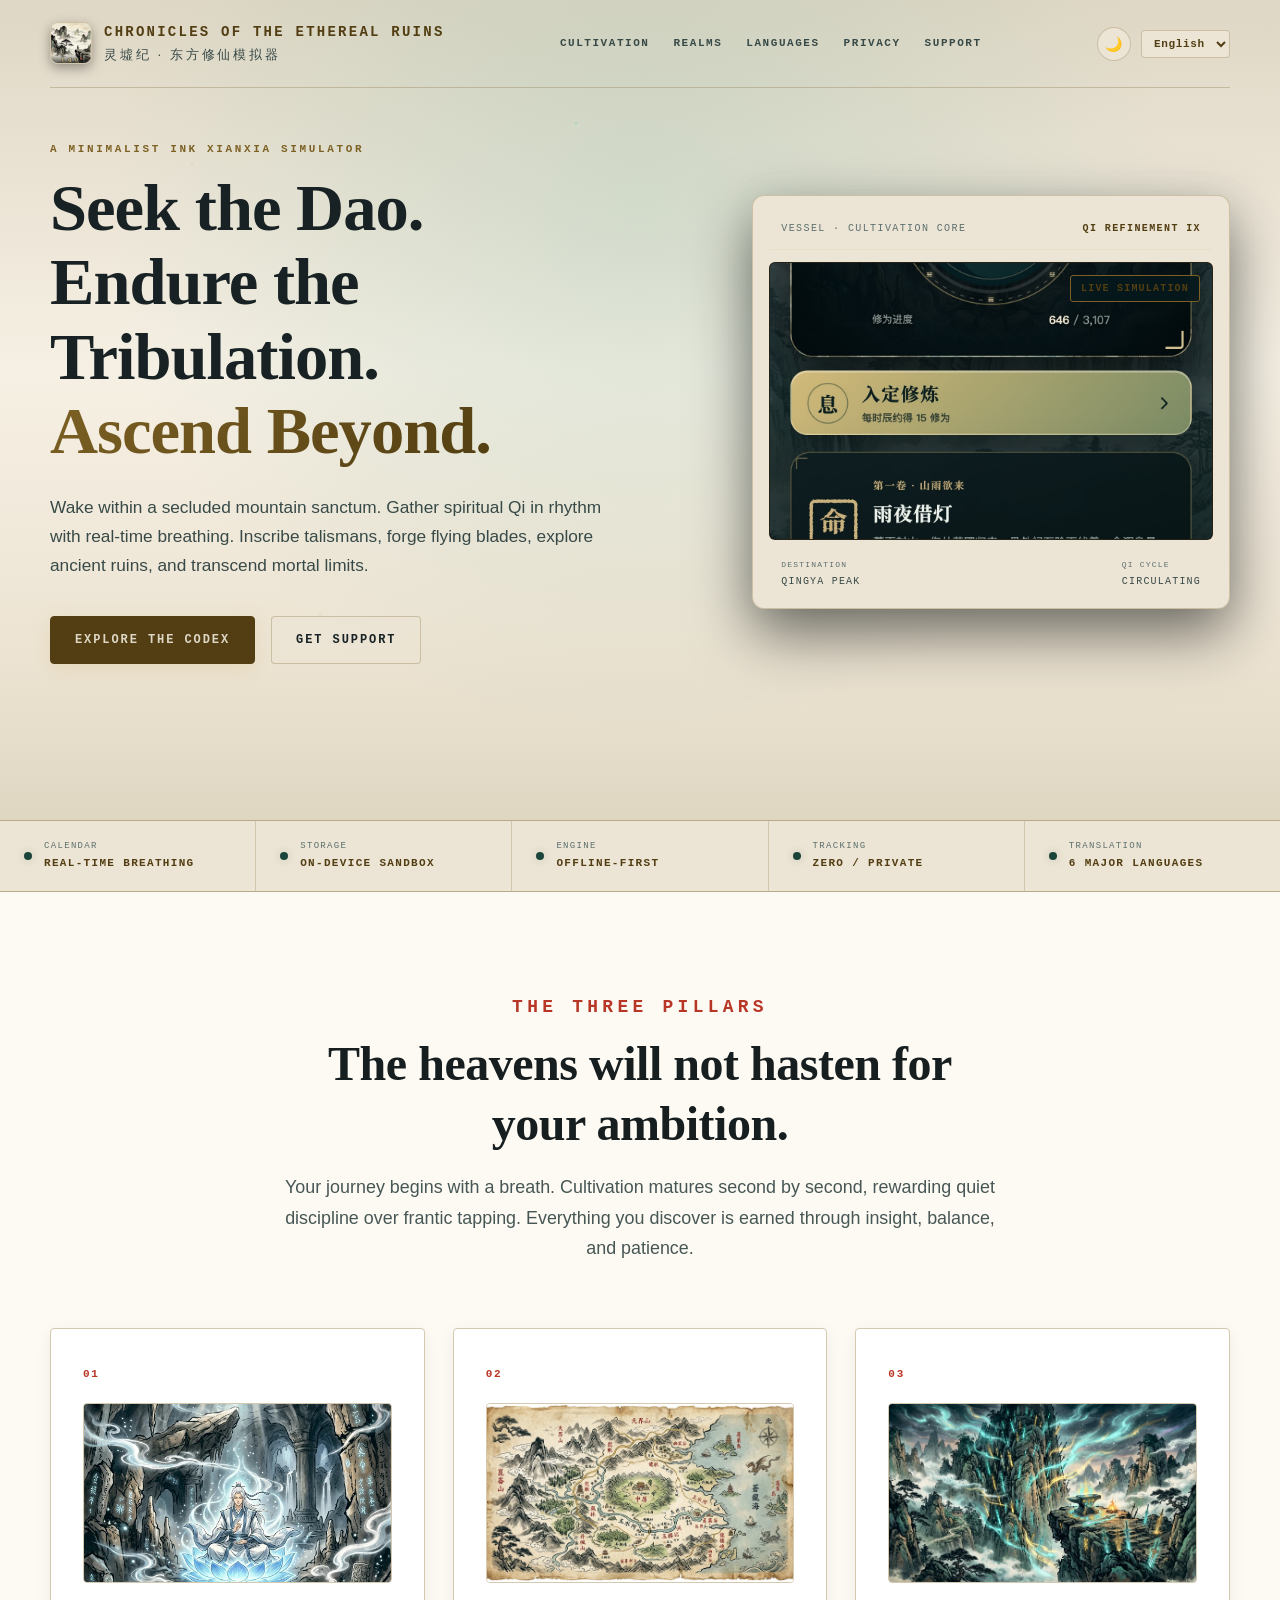
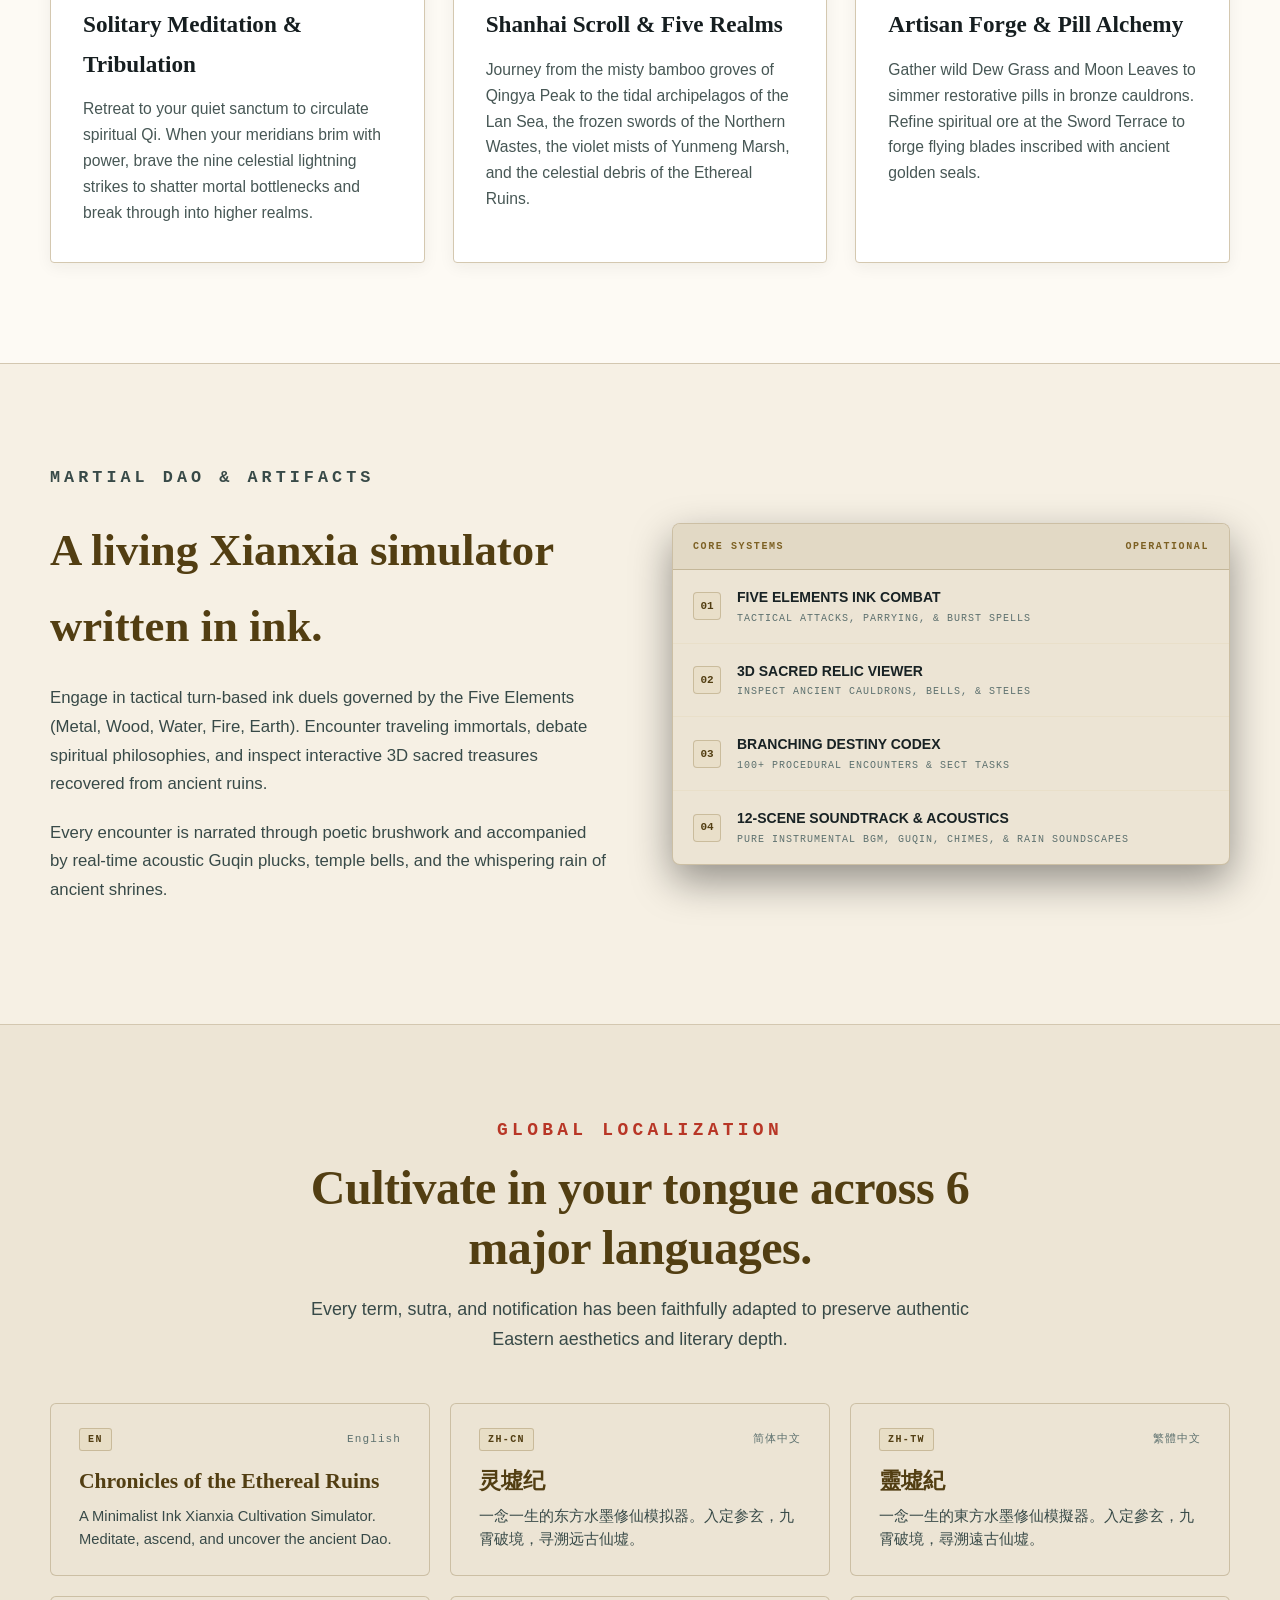
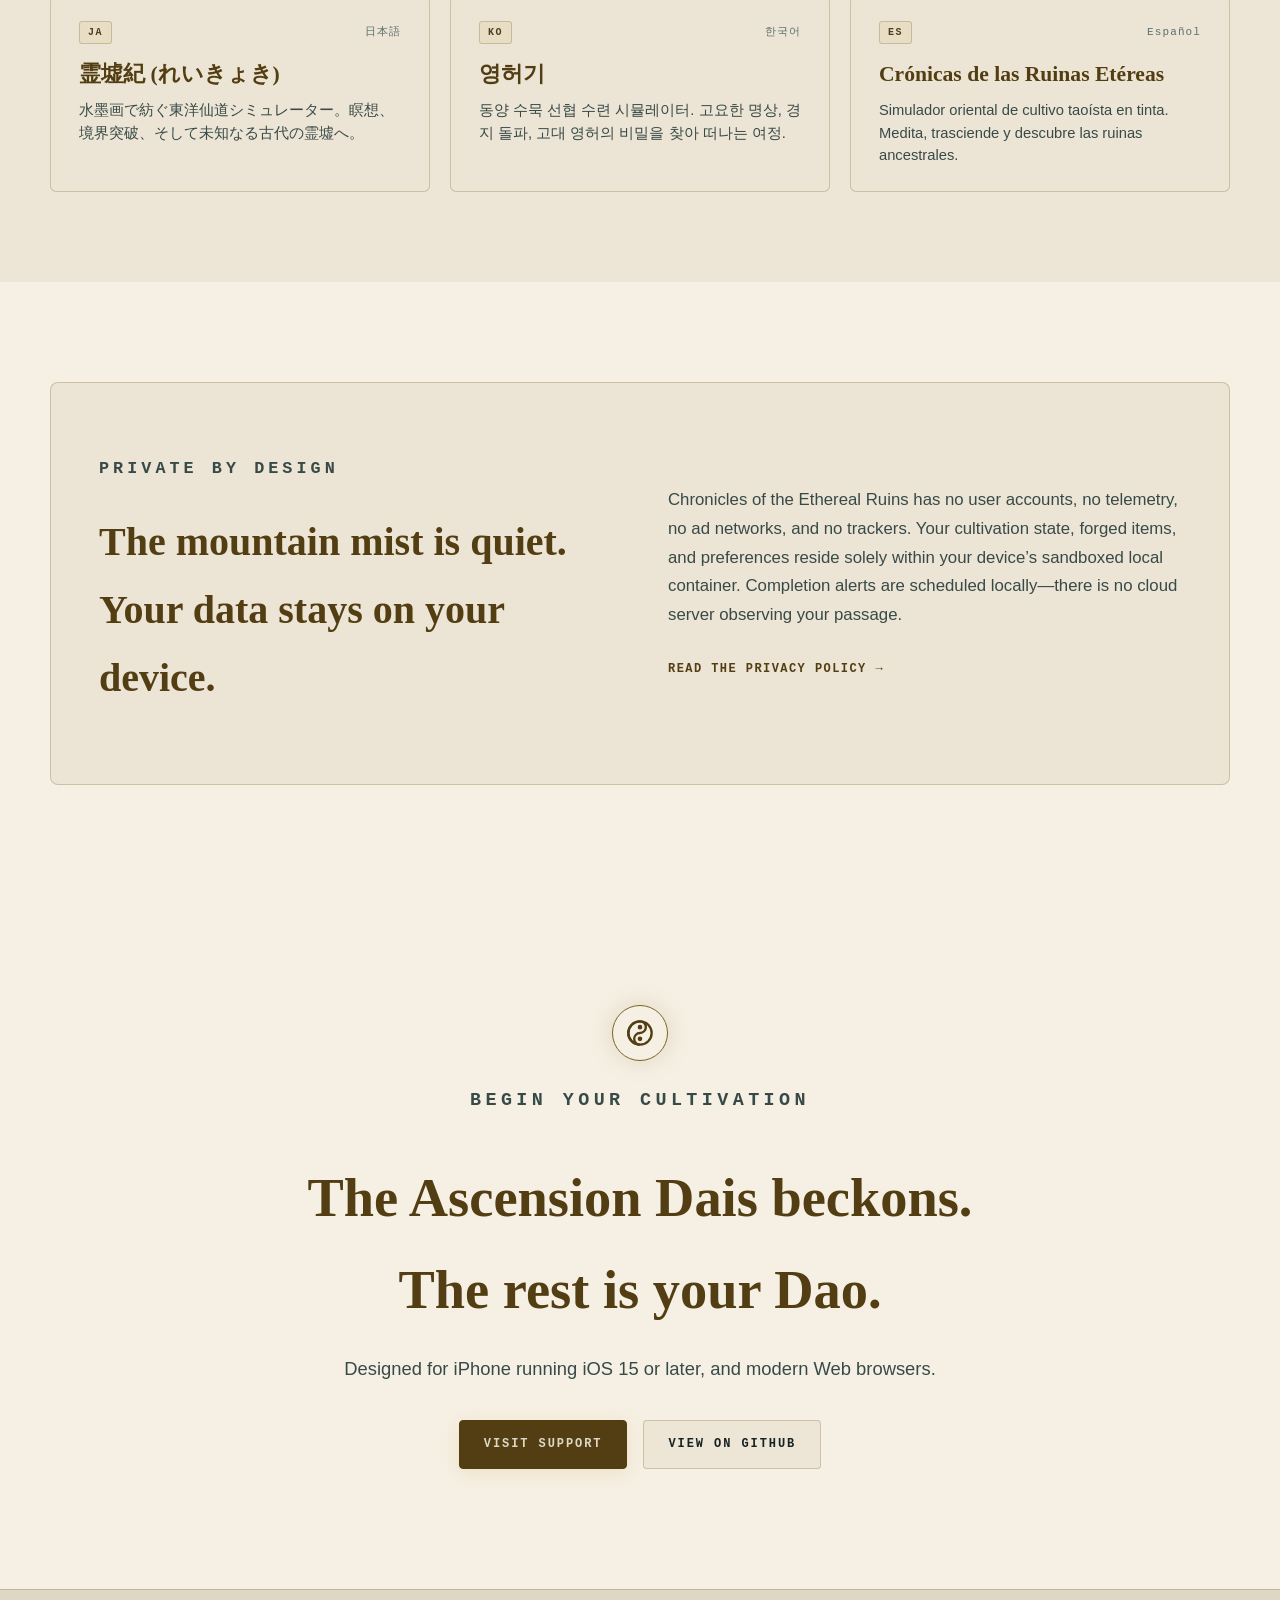
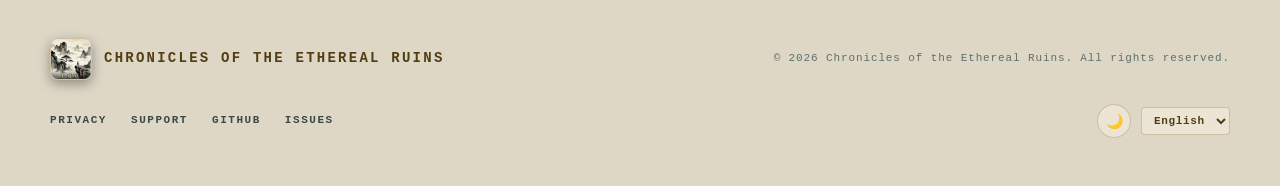
<file: index.html>
<!doctype html>
<html lang="en">
<head>
  <meta charset="utf-8">
  <meta name="viewport" content="width=device-width, initial-scale=1">
  <meta name="theme-color" content="#07191d">
  <meta name="description" content="Chronicles of the Ethereal Ruins (灵墟纪) is an offline-first, minimalist Eastern ink Xianxia cultivation simulator for iOS and Web.">
  <meta property="og:title" content="Chronicles of the Ethereal Ruins — A Minimalist Ink Xianxia Simulator">
  <meta property="og:description" content="Meditate in mountain sanctums, harness spiritual Qi, endure celestial tribulations, and uncover the forgotten truths of the ethereal ruins.">
  <meta property="og:type" content="website">
  <meta property="og:url" content="https://liuyang1520.github.io/chronicles-of-the-ethereal-ruins-site/">
  <meta property="og:image" content="https://liuyang1520.github.io/chronicles-of-the-ethereal-ruins-site/assets/icon-1024.png">
  <title>Chronicles of the Ethereal Ruins — A Minimalist Ink Xianxia Simulator</title>
  <link rel="icon" href="assets/favicon.png" type="image/png">
  <link rel="apple-touch-icon" href="assets/apple-touch-icon.png">
  <link rel="stylesheet" href="assets/styles.css">
  <script>(function(){const t=localStorage.getItem('xianxia_theme')||(window.matchMedia('(prefers-color-scheme: light)').matches?'light':'dark');document.documentElement.setAttribute('data-theme',t);})();</script>
</head>
<body>
  <a class="skip-link" href="#main">Skip to content</a>

  <header class="site-header">
    <a class="brand" href="./" aria-label="Chronicles of the Ethereal Ruins Home">
      <img class="brand-icon" src="assets/icon-1024.png" alt="" width="42" height="42">
      <div class="brand-text">
        <span class="brand-en" data-i18n="brand.en">Chronicles of the Ethereal Ruins</span>
        <span class="brand-zh" data-i18n="brand.zh">灵墟纪 · 东方修仙模拟器</span>
      </div>
    </a>
    <nav aria-label="Primary navigation">
      <a href="#cultivation" data-i18n="nav.cultivation">Cultivation</a>
      <a href="#realms" data-i18n="nav.realms">Realms</a>
      <a href="#languages" data-i18n="nav.languages">Languages</a>
      <a href="privacy/" data-i18n="nav.privacy">Privacy</a>
      <a href="support/" data-i18n="nav.support">Support</a>
    </nav>
    <div class="site-controls">
      <button class="theme-toggle" aria-label="Toggle light/dark mode" title="Toggle light/dark mode">
        <span class="theme-icon" aria-hidden="true">☀️</span>
      </button>
      <select class="lang-select" aria-label="Select language">
        <option value="en">English</option>
        <option value="zh-CN">简体中文</option>
        <option value="zh-TW">繁體中文</option>
        <option value="ja">日本語</option>
        <option value="ko">한국어</option>
        <option value="es">Español</option>
      </select>
    </div>
  </header>

  <main id="main">
    <section class="hero">
      <div class="hero-motes" aria-hidden="true"></div>
      <div class="hero-inner">
        <div class="hero-copy">
          <p class="eyebrow" data-i18n="hero.eyebrow">A MINIMALIST INK XIANXIA SIMULATOR</p>
          <h1 data-i18n-html="hero.h1">Seek the Dao.<br>Endure the Tribulation.<br><span>Ascend Beyond.</span></h1>
          <p class="lede" data-i18n="hero.lede">
            Wake within a secluded mountain sanctum. Gather spiritual Qi in rhythm with real-time breathing.
            Inscribe talismans, forge flying blades, explore ancient ruins, and transcend mortal limits.
          </p>
          <div class="hero-actions">
            <a class="button button-primary" href="#cultivation" data-i18n="hero.ctaCodex">EXPLORE THE CODEX</a>
            <a class="button button-secondary" href="support/" data-i18n="hero.ctaSupport">GET SUPPORT</a>
          </div>
        </div>

        <figure class="app-instrument">
          <div class="instrument-label">
            <span data-i18n="vessel.label">VESSEL · CULTIVATION CORE</span>
            <strong data-i18n="vessel.stage">QI REFINEMENT IX</strong>
          </div>
          <div class="instrument-image-wrap">
            <img src="assets/app-preview.jpg" alt="Chronicles of the Ethereal Ruins sanctum and cultivation interface" width="1170" height="2532" loading="eager">
            <span class="instrument-badge" data-i18n="vessel.badge">LIVE SIMULATION</span>
          </div>
          <figcaption>
            <span><small data-i18n="vessel.destLabel">DESTINATION</small><span data-i18n="vessel.destVal">QINGYA PEAK</span></span>
            <span><small data-i18n="vessel.cycleLabel">QI CYCLE</small><span data-i18n="vessel.cycleVal">CIRCULATING</span></span>
          </figcaption>
        </figure>
      </div>
    </section>

    <section class="readout-strip" aria-label="Game highlights">
      <div><span class="status-light"></span><div><small data-i18n="readout.clockLabel">CALENDAR</small><strong data-i18n="readout.clockVal">REAL-TIME BREATHING</strong></div></div>
      <div><span class="status-light"></span><div><small data-i18n="readout.storageLabel">STORAGE</small><strong data-i18n="readout.storageVal">ON-DEVICE SANDBOX</strong></div></div>
      <div><span class="status-light"></span><div><small data-i18n="readout.engineLabel">ENGINE</small><strong data-i18n="readout.engineVal">OFFLINE-FIRST</strong></div></div>
      <div><span class="status-light"></span><div><small data-i18n="readout.trackLabel">TRACKING</small><strong data-i18n="readout.trackVal">ZERO / PRIVATE</strong></div></div>
      <div><span class="status-light"></span><div><small data-i18n="readout.langLabel">TRANSLATION</small><strong data-i18n="readout.langVal">6 MAJOR LANGUAGES</strong></div></div>
    </section>

    <section class="section parchment-section" id="cultivation">
      <div class="ink-heading">
        <p class="eyebrow" data-i18n="pillars.eyebrow">THE THREE PILLARS</p>
        <h2 data-i18n="pillars.h2">The heavens will not hasten for your ambition.</h2>
        <p data-i18n="pillars.desc">
          Your journey begins with a breath. Cultivation matures second by second, rewarding quiet discipline over frantic tapping.
          Everything you discover is earned through insight, balance, and patience.
        </p>
      </div>

      <div class="feature-grid">
        <article class="chart-card">
          <span class="card-number">01</span>
          <img class="card-image" src="assets/art/cultivator_meditating.jpg" alt="Cultivator meditating quietly in an ink-wash mountain cave" width="800" height="450" loading="lazy">
          <h3 data-i18n="card1.title">Solitary Meditation &amp; Tribulation</h3>
          <p data-i18n="card1.desc">
            Retreat to your quiet sanctum to circulate spiritual Qi. When your meridians brim with power, brave the nine celestial lightning strikes to shatter mortal bottlenecks and break through into higher realms.
          </p>
        </article>

        <article class="chart-card">
          <span class="card-number">02</span>
          <img class="card-image" src="assets/art/ancient_shanhai_map.jpg" alt="Ancient Shan Hai mountain and sea ink-wash scroll map" width="800" height="450" loading="lazy">
          <h3 data-i18n="card2.title">Shanhai Scroll &amp; Five Realms</h3>
          <p data-i18n="card2.desc">
            Journey from the misty bamboo groves of Qingya Peak to the tidal archipelagos of the Lan Sea, the frozen swords of the Northern Wastes, the violet mists of Yunmeng Marsh, and the celestial debris of the Ethereal Ruins.
          </p>
        </article>

        <article class="chart-card">
          <span class="card-number">03</span>
          <img class="card-image" src="assets/art/sword_terrace.jpg" alt="Ancient sword forging terrace and alchemy chamber" width="800" height="450" loading="lazy">
          <h3 data-i18n="card3.title">Artisan Forge &amp; Pill Alchemy</h3>
          <p data-i18n="card3.desc">
            Gather wild Dew Grass and Moon Leaves to simmer restorative pills in bronze cauldrons. Refine spiritual ore at the Sword Terrace to forge flying blades inscribed with ancient golden seals.
          </p>
        </article>
      </div>
    </section>

    <section class="section night-section" id="realms">
      <div class="split-layout">
        <div class="panel-copy">
          <p class="eyebrow eyebrow-jade" data-i18n="systems.eyebrow">MARTIAL DAO &amp; ARTIFACTS</p>
          <h2 data-i18n="systems.h2">A living Xianxia simulator written in ink.</h2>
          <p data-i18n="systems.p1">
            Engage in tactical turn-based ink duels governed by the Five Elements (Metal, Wood, Water, Fire, Earth). Encounter traveling immortals, debate spiritual philosophies, and inspect interactive 3D sacred treasures recovered from ancient ruins.
          </p>
          <p data-i18n="systems.p2">
            Every encounter is narrated through poetic brushwork and accompanied by real-time acoustic Guqin plucks, temple bells, and the whispering rain of ancient shrines.
          </p>
        </div>

        <div class="instrument-panel" aria-label="Game systems">
          <div class="panel-title">
            <span data-i18n="systems.header">CORE SYSTEMS</span>
            <span data-i18n="systems.status">OPERATIONAL</span>
          </div>
          <div class="panel-row">
            <span class="panel-index">01</span>
            <span>
              <strong data-i18n="sys1.title">FIVE ELEMENTS INK COMBAT</strong>
              <small data-i18n="sys1.desc">TACTICAL ATTACKS, PARRYING, &amp; BURST SPELLS</small>
            </span>
          </div>
          <div class="panel-row">
            <span class="panel-index">02</span>
            <span>
              <strong data-i18n="sys2.title">3D SACRED RELIC VIEWER</strong>
              <small data-i18n="sys2.desc">INSPECT ANCIENT CAULDRONS, BELLS, &amp; STELES</small>
            </span>
          </div>
          <div class="panel-row">
            <span class="panel-index">03</span>
            <span>
              <strong data-i18n="sys3.title">BRANCHING DESTINY CODEX</strong>
              <small data-i18n="sys3.desc">100+ PROCEDURAL ENCOUNTERS &amp; SECT TASKS</small>
            </span>
          </div>
          <div class="panel-row">
            <span class="panel-index">04</span>
            <span>
              <strong data-i18n="sys4.title">PROCEDURAL ACOUSTIC ENGINE</strong>
              <small data-i18n="sys4.desc">WEB AUDIO GUQIN, BRONZE BELLS, &amp; RAIN SOUNDSCAPES</small>
            </span>
          </div>
        </div>
      </div>
    </section>

    <section class="section languages-section" id="languages">
      <div class="section-inner">
        <div class="ink-heading" style="margin-bottom: 24px;">
          <p class="eyebrow" data-i18n="langSec.eyebrow">GLOBAL LOCALIZATION</p>
          <h2 style="color: var(--gold-bright);" data-i18n="langSec.h2">Cultivate in your tongue across 6 major languages.</h2>
          <p style="color: var(--text-dim); max-width: 680px; margin: 0 auto;" data-i18n="langSec.desc">
            Every term, sutra, and notification has been faithfully adapted to preserve authentic Eastern aesthetics and literary depth.
          </p>
        </div>

        <div class="languages-grid">
          <div class="language-card">
            <div class="lang-header">
              <span class="lang-code">EN</span>
              <span class="lang-name">English</span>
            </div>
            <h3 class="lang-title">Chronicles of the Ethereal Ruins</h3>
            <p class="lang-desc">A Minimalist Ink Xianxia Cultivation Simulator. Meditate, ascend, and uncover the ancient Dao.</p>
          </div>

          <div class="language-card">
            <div class="lang-header">
              <span class="lang-code">ZH-CN</span>
              <span class="lang-name">简体中文</span>
            </div>
            <h3 class="lang-title">灵墟纪</h3>
            <p class="lang-desc">一念一生的东方水墨修仙模拟器。入定参玄，九霄破境，寻溯远古仙墟。</p>
          </div>

          <div class="language-card">
            <div class="lang-header">
              <span class="lang-code">ZH-TW</span>
              <span class="lang-name">繁體中文</span>
            </div>
            <h3 class="lang-title">靈墟紀</h3>
            <p class="lang-desc">一念一生的東方水墨修仙模擬器。入定參玄，九霄破境，尋溯遠古仙墟。</p>
          </div>

          <div class="language-card">
            <div class="lang-header">
              <span class="lang-code">JA</span>
              <span class="lang-name">日本語</span>
            </div>
            <h3 class="lang-title">霊墟紀 (れいきょき)</h3>
            <p class="lang-desc">水墨画で紡ぐ東洋仙道シミュレーター。瞑想、境界突破、そして未知なる古代の霊墟へ。</p>
          </div>

          <div class="language-card">
            <div class="lang-header">
              <span class="lang-code">KO</span>
              <span class="lang-name">한국어</span>
            </div>
            <h3 class="lang-title">영허기</h3>
            <p class="lang-desc">동양 수묵 선협 수련 시뮬레이터. 고요한 명상, 경지 돌파, 고대 영허의 비밀을 찾아 떠나는 여정.</p>
          </div>

          <div class="language-card">
            <div class="lang-header">
              <span class="lang-code">ES</span>
              <span class="lang-name">Español</span>
            </div>
            <h3 class="lang-title">Crónicas de las Ruinas Etéreas</h3>
            <p class="lang-desc">Simulador oriental de cultivo taoísta en tinta. Medita, trasciende y descubre las ruinas ancestrales.</p>
          </div>
        </div>
      </div>
    </section>

    <section class="section">
      <div class="privacy-callout">
        <div>
          <p class="eyebrow" data-i18n="privCallout.eyebrow">PRIVATE BY DESIGN</p>
          <h2 data-i18n-html="privCallout.h2">The mountain mist is quiet.<br>Your data stays on your device.</h2>
        </div>
        <div>
          <p data-i18n="privCallout.desc">
            Chronicles of the Ethereal Ruins has no user accounts, no telemetry, no ad networks, and no trackers.
            Your cultivation state, forged items, and preferences reside solely within your device's sandboxed local container.
            Completion alerts are scheduled locally—there is no cloud server observing your passage.
          </p>
          <a class="text-link" href="privacy/" data-i18n="privCallout.link">READ THE PRIVACY POLICY →</a>
        </div>
      </div>
    </section>

    <section class="final-cta">
      <div class="final-cta-inner">
        <div class="celestial-mark" aria-hidden="true">
          <svg width="28" height="28" viewBox="0 0 24 24" fill="none" stroke="currentColor" stroke-width="2">
            <circle cx="12" cy="12" r="10"></circle>
            <path d="M12 2a10 10 0 0 0 0 20 5 5 0 0 1 0-10 5 5 0 0 0 0-10z"></path>
            <circle cx="12" cy="7" r="1" fill="currentColor"></circle>
            <circle cx="12" cy="17" r="1" fill="currentColor"></circle>
          </svg>
        </div>
        <p class="eyebrow" data-i18n="cta.eyebrow">BEGIN YOUR CULTIVATION</p>
        <h2 data-i18n-html="cta.h2">The Ascension Dais beckons.<br>The rest is your Dao.</h2>
        <p data-i18n="cta.desc">Designed for iPhone running iOS 15 or later, and modern Web browsers.</p>
        <div style="display: flex; justify-content: center; gap: 16px; flex-wrap: wrap;">
          <a class="button button-primary" href="support/" data-i18n="cta.btnSupport">VISIT SUPPORT</a>
          <a class="button button-secondary" href="https://github.com/liuyang1520/chronicles-of-the-ethereal-ruins-site" target="_blank" rel="noopener noreferrer" data-i18n="cta.btnGithub">VIEW ON GITHUB</a>
        </div>
      </div>
    </section>
  </main>

  <footer class="site-footer">
    <div class="footer-inner">
      <a class="brand footer-brand" href="./">
        <img class="brand-icon" src="assets/icon-1024.png" alt="" width="32" height="32">
        <span class="brand-en" data-i18n="brand.en">Chronicles of the Ethereal Ruins</span>
      </a>
      <p data-i18n="footer.rights">© 2026 Chronicles of the Ethereal Ruins. All rights reserved.</p>
      <nav aria-label="Footer navigation">
        <a href="privacy/" data-i18n="nav.privacy">Privacy</a>
        <a href="support/" data-i18n="nav.support">Support</a>
        <a href="https://github.com/liuyang1520/chronicles-of-the-ethereal-ruins-site" data-i18n="nav.github">GitHub</a>
        <a href="https://github.com/liuyang1520/chronicles-of-the-ethereal-ruins-site/issues/new" data-i18n="nav.issues">Issues</a>
      </nav>
      <div class="site-controls">
        <button class="theme-toggle" aria-label="Toggle light/dark mode" title="Toggle light/dark mode">
          <span class="theme-icon" aria-hidden="true">☀️</span>
        </button>
        <select class="lang-select" aria-label="Select language">
          <option value="en">English</option>
          <option value="zh-CN">简体中文</option>
          <option value="zh-TW">繁體中文</option>
          <option value="ja">日本語</option>
          <option value="ko">한국어</option>
          <option value="es">Español</option>
        </select>
      </div>
    </div>
  </footer>

  <script src="assets/site.js"></script>
</body>
</html>
</file>
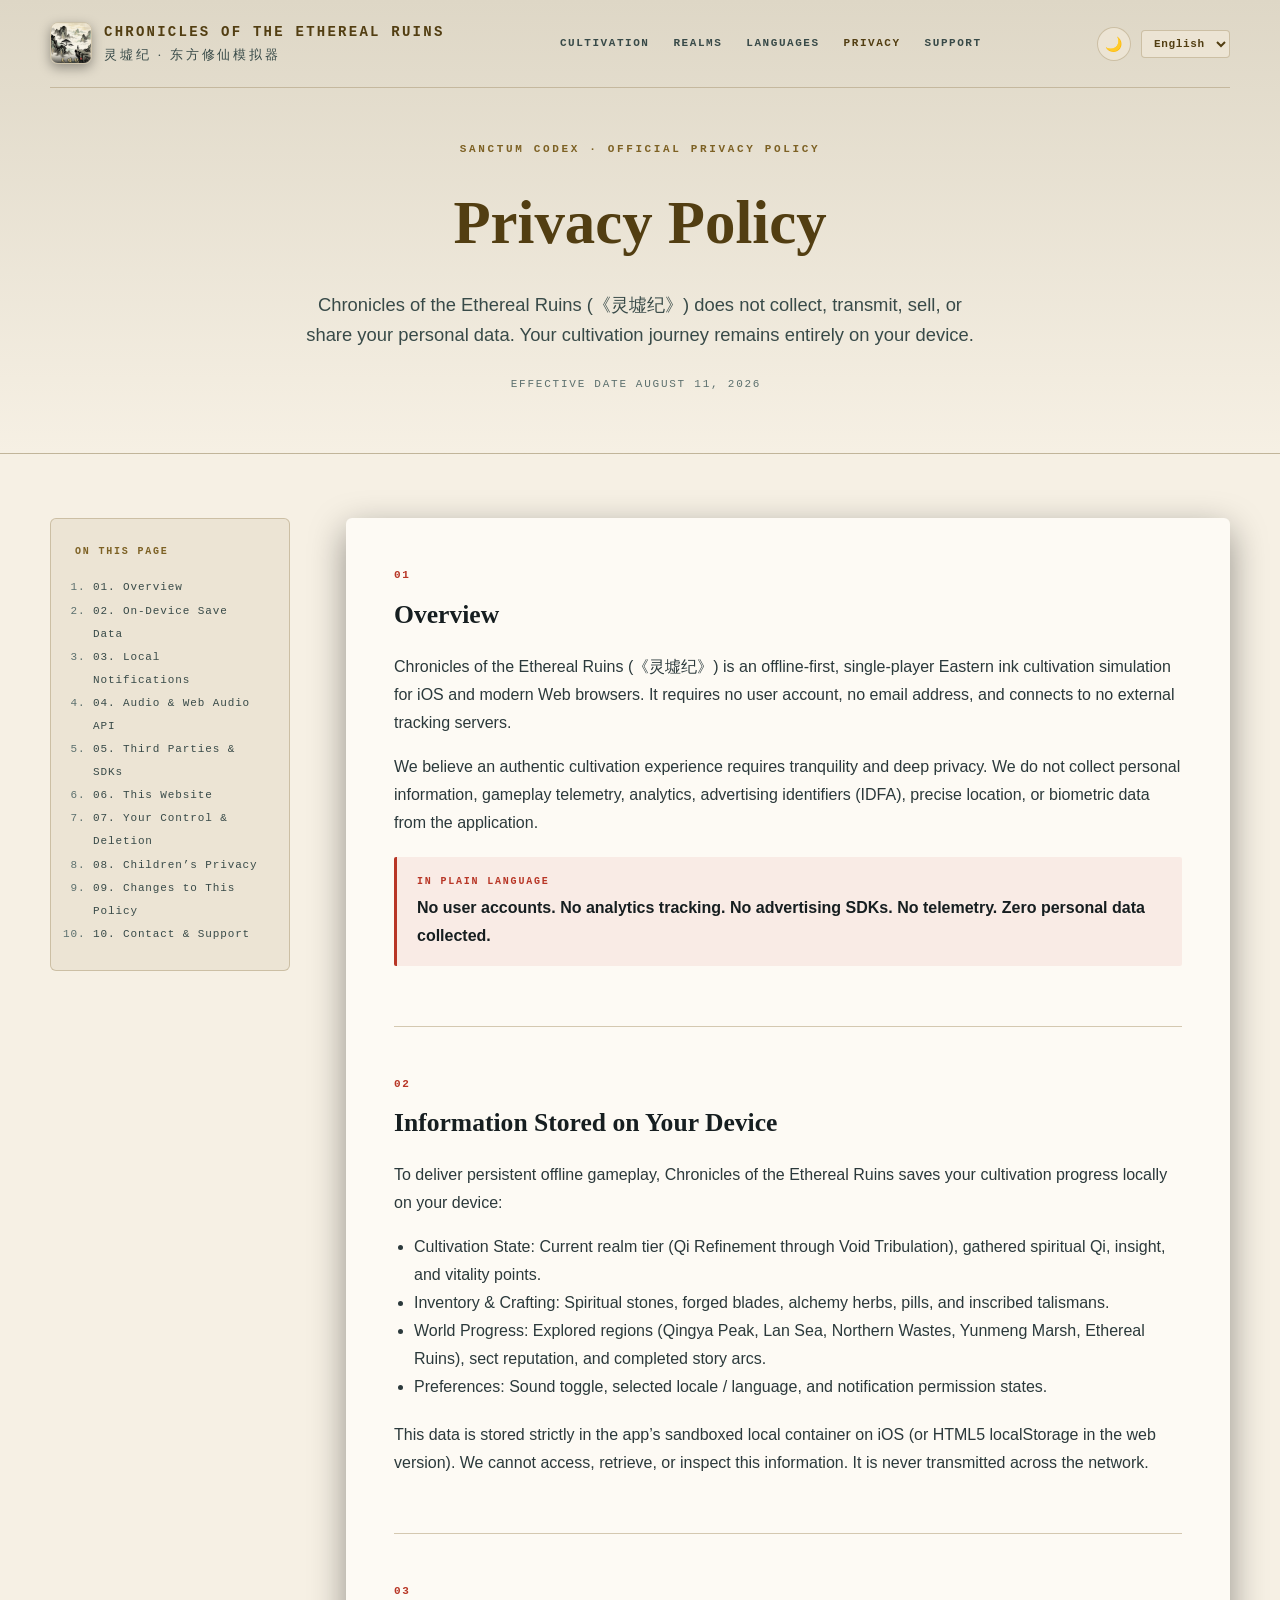
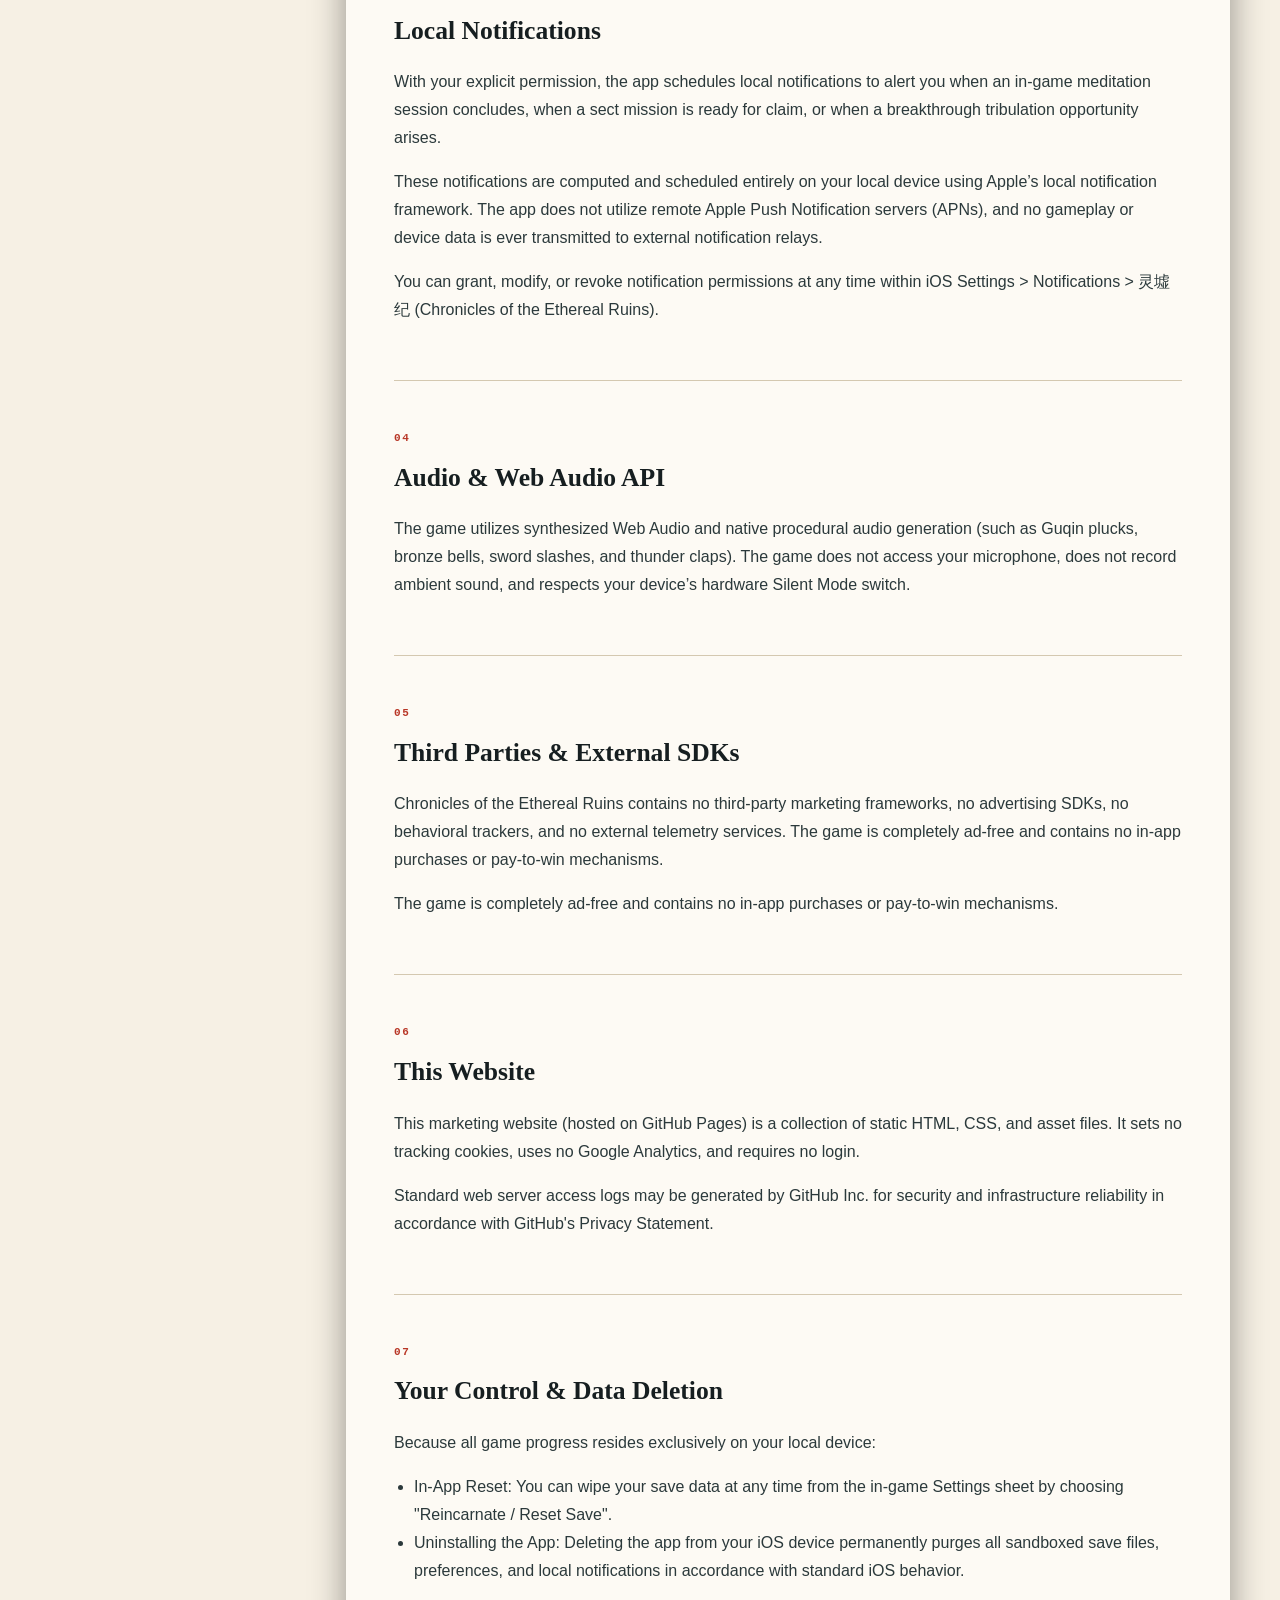
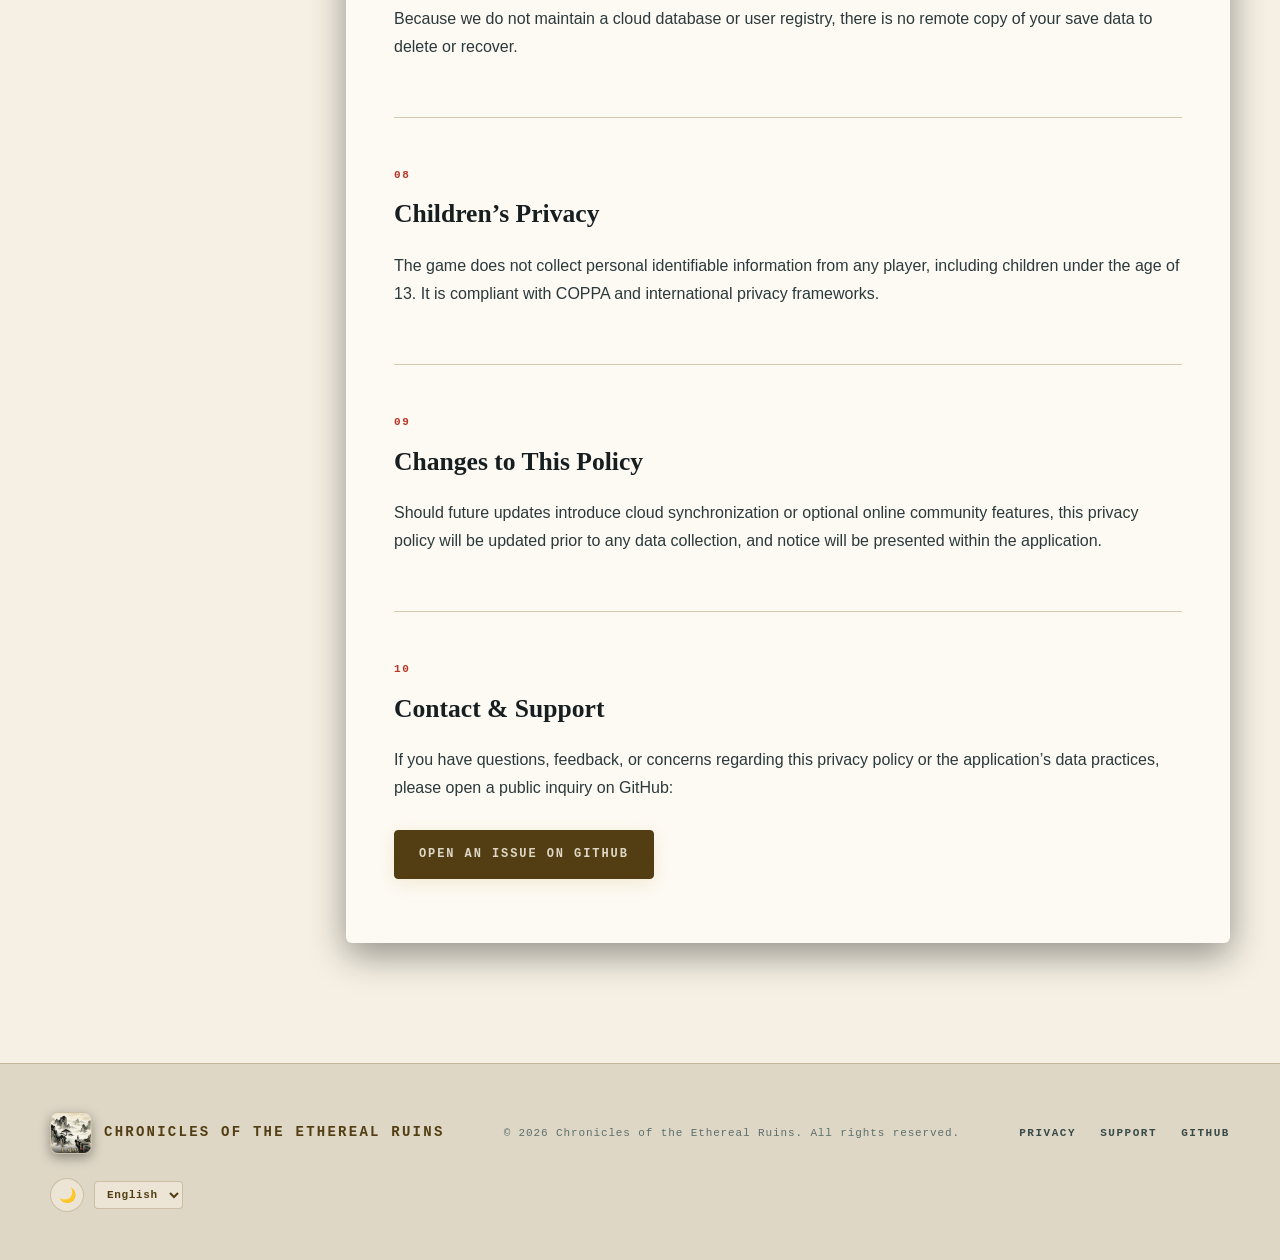
<file: privacy/index.html>
<!doctype html>
<html lang="en">
<head>
  <meta charset="utf-8">
  <meta name="viewport" content="width=device-width, initial-scale=1">
  <meta name="theme-color" content="#07191d">
  <meta name="description" content="Privacy Policy for Chronicles of the Ethereal Ruins (灵墟纪) for iOS and Web.">
  <title>Privacy Policy — Chronicles of the Ethereal Ruins</title>
  <link rel="icon" href="../assets/favicon.png" type="image/png">
  <link rel="apple-touch-icon" href="../assets/apple-touch-icon.png">
  <link rel="stylesheet" href="../assets/styles.css">
  <script>(function(){const t=localStorage.getItem('xianxia_theme')||(window.matchMedia('(prefers-color-scheme: light)').matches?'light':'dark');document.documentElement.setAttribute('data-theme',t);})();</script>
</head>
<body class="document-page">
  <a class="skip-link" href="#main">Skip to content</a>

  <header class="site-header">
    <a class="brand" href="../" aria-label="Chronicles of the Ethereal Ruins Home">
      <img class="brand-icon" src="../assets/icon-1024.png" alt="" width="42" height="42">
      <div class="brand-text">
        <span class="brand-en" data-i18n="brand.en">Chronicles of the Ethereal Ruins</span>
        <span class="brand-zh" data-i18n="brand.zh">灵墟纪 · 东方修仙模拟器</span>
      </div>
    </a>
    <nav aria-label="Primary navigation">
      <a href="../#cultivation" data-i18n="nav.cultivation">Cultivation</a>
      <a href="../#realms" data-i18n="nav.realms">Realms</a>
      <a href="../#languages" data-i18n="nav.languages">Languages</a>
      <a href="./" aria-current="page" data-i18n="nav.privacy">Privacy</a>
      <a href="../support/" data-i18n="nav.support">Support</a>
    </nav>
    <div class="site-controls">
      <button class="theme-toggle" aria-label="Toggle light/dark mode" title="Toggle light/dark mode">
        <span class="theme-icon" aria-hidden="true">☀️</span>
      </button>
      <select class="lang-select" aria-label="Select language">
        <option value="en">English</option>
        <option value="zh-CN">简体中文</option>
        <option value="zh-TW">繁體中文</option>
        <option value="ja">日本語</option>
        <option value="ko">한국어</option>
        <option value="es">Español</option>
      </select>
    </div>
  </header>

  <main id="main">
    <header class="document-hero">
      <p class="eyebrow" data-i18n="privacy.heroEyebrow">SANCTUM CODEX · OFFICIAL PRIVACY POLICY</p>
      <h1 data-i18n="privacy.heroH1">Privacy Policy</h1>
      <p class="document-summary" data-i18n="privacy.heroSummary">
        Chronicles of the Ethereal Ruins (《灵墟纪》) does not collect, transmit, sell, or share your personal data.
        Your cultivation journey remains entirely on your device.
      </p>
      <div class="effective-date"><span data-i18n="privacy.effectiveLabel">EFFECTIVE DATE</span><span data-i18n="privacy.effectiveDate">AUGUST 11, 2026</span></div>
    </header>

    <div class="document-layout">
      <aside class="document-index" aria-label="Table of contents">
        <p data-i18n="privacy.tocHeading">ON THIS PAGE</p>
        <ol>
          <li><a href="#overview" data-i18n="privacy.toc1">01. Overview</a></li>
          <li><a href="#on-device" data-i18n="privacy.toc2">02. On-Device Save Data</a></li>
          <li><a href="#notifications" data-i18n="privacy.toc3">03. Local Notifications</a></li>
          <li><a href="#audio" data-i18n="privacy.toc4">04. Audio &amp; Web Audio API</a></li>
          <li><a href="#third-parties" data-i18n="privacy.toc5">05. Third Parties &amp; SDKs</a></li>
          <li><a href="#website" data-i18n="privacy.toc6">06. This Website</a></li>
          <li><a href="#control" data-i18n="privacy.toc7">07. Your Control &amp; Deletion</a></li>
          <li><a href="#children" data-i18n="privacy.toc8">08. Children’s Privacy</a></li>
          <li><a href="#changes" data-i18n="privacy.toc9">09. Changes to This Policy</a></li>
          <li><a href="#contact" data-i18n="privacy.toc10">10. Contact &amp; Support</a></li>
        </ol>
      </aside>

      <article class="policy-paper">
        <section id="overview">
          <span class="section-number">01</span>
          <h2 data-i18n="priv.s1Title">Overview</h2>
          <p data-i18n="priv.s1P1">
            <em>Chronicles of the Ethereal Ruins</em> (《灵墟纪》) is an offline-first, single-player Eastern ink cultivation simulation for iOS and modern Web browsers. It requires no user account, no email address, and connects to no external tracking servers.
          </p>
          <p data-i18n="priv.s1P2">
            We believe an authentic cultivation experience requires tranquility and deep privacy. We do not collect personal information, gameplay telemetry, analytics, advertising identifiers (IDFA), precise location, or biometric data from the application.
          </p>
          <div class="plain-language">
            <strong data-i18n="priv.s1CalloutTitle">IN PLAIN LANGUAGE</strong>
            <p data-i18n="priv.s1CalloutP">No user accounts. No analytics tracking. No advertising SDKs. No telemetry. Zero personal data collected.</p>
          </div>
        </section>

        <section id="on-device">
          <span class="section-number">02</span>
          <h2 data-i18n="priv.s2Title">Information Stored on Your Device</h2>
          <p data-i18n="priv.s2P1">
            To deliver persistent offline gameplay, <em>Chronicles of the Ethereal Ruins</em> saves your cultivation progress locally on your device:
          </p>
          <ul>
            <li data-i18n="priv.s2Li1"><strong>Cultivation State:</strong> Current realm tier (Qi Refinement through Void Tribulation), gathered spiritual Qi, insight, and vitality points.</li>
            <li data-i18n="priv.s2Li2"><strong>Inventory &amp; Crafting:</strong> Spiritual stones, forged blades, alchemy herbs, pills, and inscribed talismans.</li>
            <li data-i18n="priv.s2Li3"><strong>World Progress:</strong> Explored regions (Qingya Peak, Lan Sea, Northern Wastes, Yunmeng Marsh, Ethereal Ruins), sect reputation, and completed story arcs.</li>
            <li data-i18n="priv.s2Li4"><strong>Preferences:</strong> Sound toggle, selected locale / language, and notification permission states.</li>
          </ul>
          <p data-i18n="priv.s2P2">
            This data is stored strictly in the app’s sandboxed local container on iOS (or HTML5 localStorage in the web version). We cannot access, retrieve, or inspect this information. It is never transmitted across the network.
          </p>
        </section>

        <section id="notifications">
          <span class="section-number">03</span>
          <h2 data-i18n="priv.s3Title">Local Notifications</h2>
          <p data-i18n="priv.s3P1">
            With your explicit permission, the app schedules local notifications to alert you when an in-game meditation session concludes, when a sect mission is ready for claim, or when a breakthrough tribulation opportunity arises.
          </p>
          <p data-i18n="priv.s3P2">
            These notifications are computed and scheduled <strong>entirely on your local device</strong> using Apple’s local notification framework. The app does not utilize remote Apple Push Notification servers (APNs), and no gameplay or device data is ever transmitted to external notification relays.
          </p>
          <p data-i18n="priv.s3P3">
            You can grant, modify, or revoke notification permissions at any time within iOS <em>Settings &gt; Notifications &gt; 灵墟纪 (Chronicles of the Ethereal Ruins)</em>.
          </p>
        </section>

        <section id="audio">
          <span class="section-number">04</span>
          <h2 data-i18n="priv.s4Title">Audio &amp; Web Audio API</h2>
          <p data-i18n="priv.s4P1">
            The game utilizes synthesized Web Audio and native procedural audio generation (such as Guqin plucks, bronze bells, sword slashes, and thunder claps). The game does not access your microphone, does not record ambient sound, and respects your device’s hardware Silent Mode switch.
          </p>
        </section>

        <section id="third-parties">
          <span class="section-number">05</span>
          <h2 data-i18n="priv.s5Title">Third Parties &amp; External SDKs</h2>
          <p data-i18n="priv.s5P1">
            <em>Chronicles of the Ethereal Ruins</em> contains no third-party marketing frameworks, no advertising SDKs, no behavioral trackers, and no external telemetry services.
          </p>
          <p data-i18n="priv.s5P2">
            The game is completely ad-free and contains no in-app purchases or pay-to-win mechanisms.
          </p>
        </section>

        <section id="website">
          <span class="section-number">06</span>
          <h2 data-i18n="priv.s6Title">This Website</h2>
          <p data-i18n="priv.s6P1">
            This marketing website (hosted on GitHub Pages) is a collection of static HTML, CSS, and asset files. It sets no tracking cookies, uses no Google Analytics, and requires no login.
          </p>
          <p data-i18n="priv.s6P2">
            Standard web server access logs may be generated by GitHub Inc. for security and infrastructure reliability in accordance with GitHub's Privacy Statement.
          </p>
        </section>

        <section id="control">
          <span class="section-number">07</span>
          <h2 data-i18n="priv.s7Title">Your Control &amp; Data Deletion</h2>
          <p data-i18n="priv.s7P1">
            Because all game progress resides exclusively on your local device:
          </p>
          <ul>
            <li data-i18n="priv.s7Li1"><strong>In-App Reset:</strong> You can wipe your save data at any time from the in-game Settings sheet by choosing "Reincarnate / Reset Save".</li>
            <li data-i18n="priv.s7Li2"><strong>Uninstalling the App:</strong> Deleting the app from your iOS device permanently purges all sandboxed save files, preferences, and local notifications in accordance with standard iOS behavior.</li>
          </ul>
          <p data-i18n="priv.s7P2">
            Because we do not maintain a cloud database or user registry, there is no remote copy of your save data to delete or recover.
          </p>
        </section>

        <section id="children">
          <span class="section-number">08</span>
          <h2 data-i18n="priv.s8Title">Children’s Privacy</h2>
          <p data-i18n="priv.s8P1">
            The game does not collect personal identifiable information from any player, including children under the age of 13. It is compliant with COPPA and international privacy frameworks.
          </p>
        </section>

        <section id="changes">
          <span class="section-number">09</span>
          <h2 data-i18n="priv.s9Title">Changes to This Policy</h2>
          <p data-i18n="priv.s9P1">
            Should future updates introduce cloud synchronization or optional online community features, this privacy policy will be updated prior to any data collection, and notice will be presented within the application.
          </p>
        </section>

        <section id="contact">
          <span class="section-number">10</span>
          <h2 data-i18n="priv.s10Title">Contact &amp; Support</h2>
          <p data-i18n="priv.s10P1">
            If you have questions, feedback, or concerns regarding this privacy policy or the application’s data practices, please open a public inquiry on GitHub:
          </p>
          <p>
            <a class="button button-primary" href="https://github.com/liuyang1520/chronicles-of-the-ethereal-ruins-site/issues/new" style="margin-top: 12px;" data-i18n="priv.s10Btn">Open an Issue on GitHub</a>
          </p>
        </section>
      </article>
    </div>
  </main>

  <footer class="site-footer">
    <div class="footer-inner">
      <a class="brand footer-brand" href="../">
        <img class="brand-icon" src="../assets/icon-1024.png" alt="" width="32" height="32">
        <span class="brand-en" data-i18n="brand.en">Chronicles of the Ethereal Ruins</span>
      </a>
      <p data-i18n="footer.rights">© 2026 Chronicles of the Ethereal Ruins. All rights reserved.</p>
      <nav aria-label="Footer navigation">
        <a href="./" aria-current="page" data-i18n="nav.privacy">Privacy</a>
        <a href="../support/" data-i18n="nav.support">Support</a>
        <a href="https://github.com/liuyang1520/chronicles-of-the-ethereal-ruins-site" data-i18n="nav.github">Repository</a>
      </nav>
      <div class="site-controls">
        <button class="theme-toggle" aria-label="Toggle light/dark mode" title="Toggle light/dark mode">
          <span class="theme-icon" aria-hidden="true">☀️</span>
        </button>
        <select class="lang-select" aria-label="Select language">
          <option value="en">English</option>
          <option value="zh-CN">简体中文</option>
          <option value="zh-TW">繁體中文</option>
          <option value="ja">日本語</option>
          <option value="ko">한국어</option>
          <option value="es">Español</option>
        </select>
      </div>
    </div>
  </footer>

  <script src="../assets/site.js"></script>
</body>
</html>
</file>
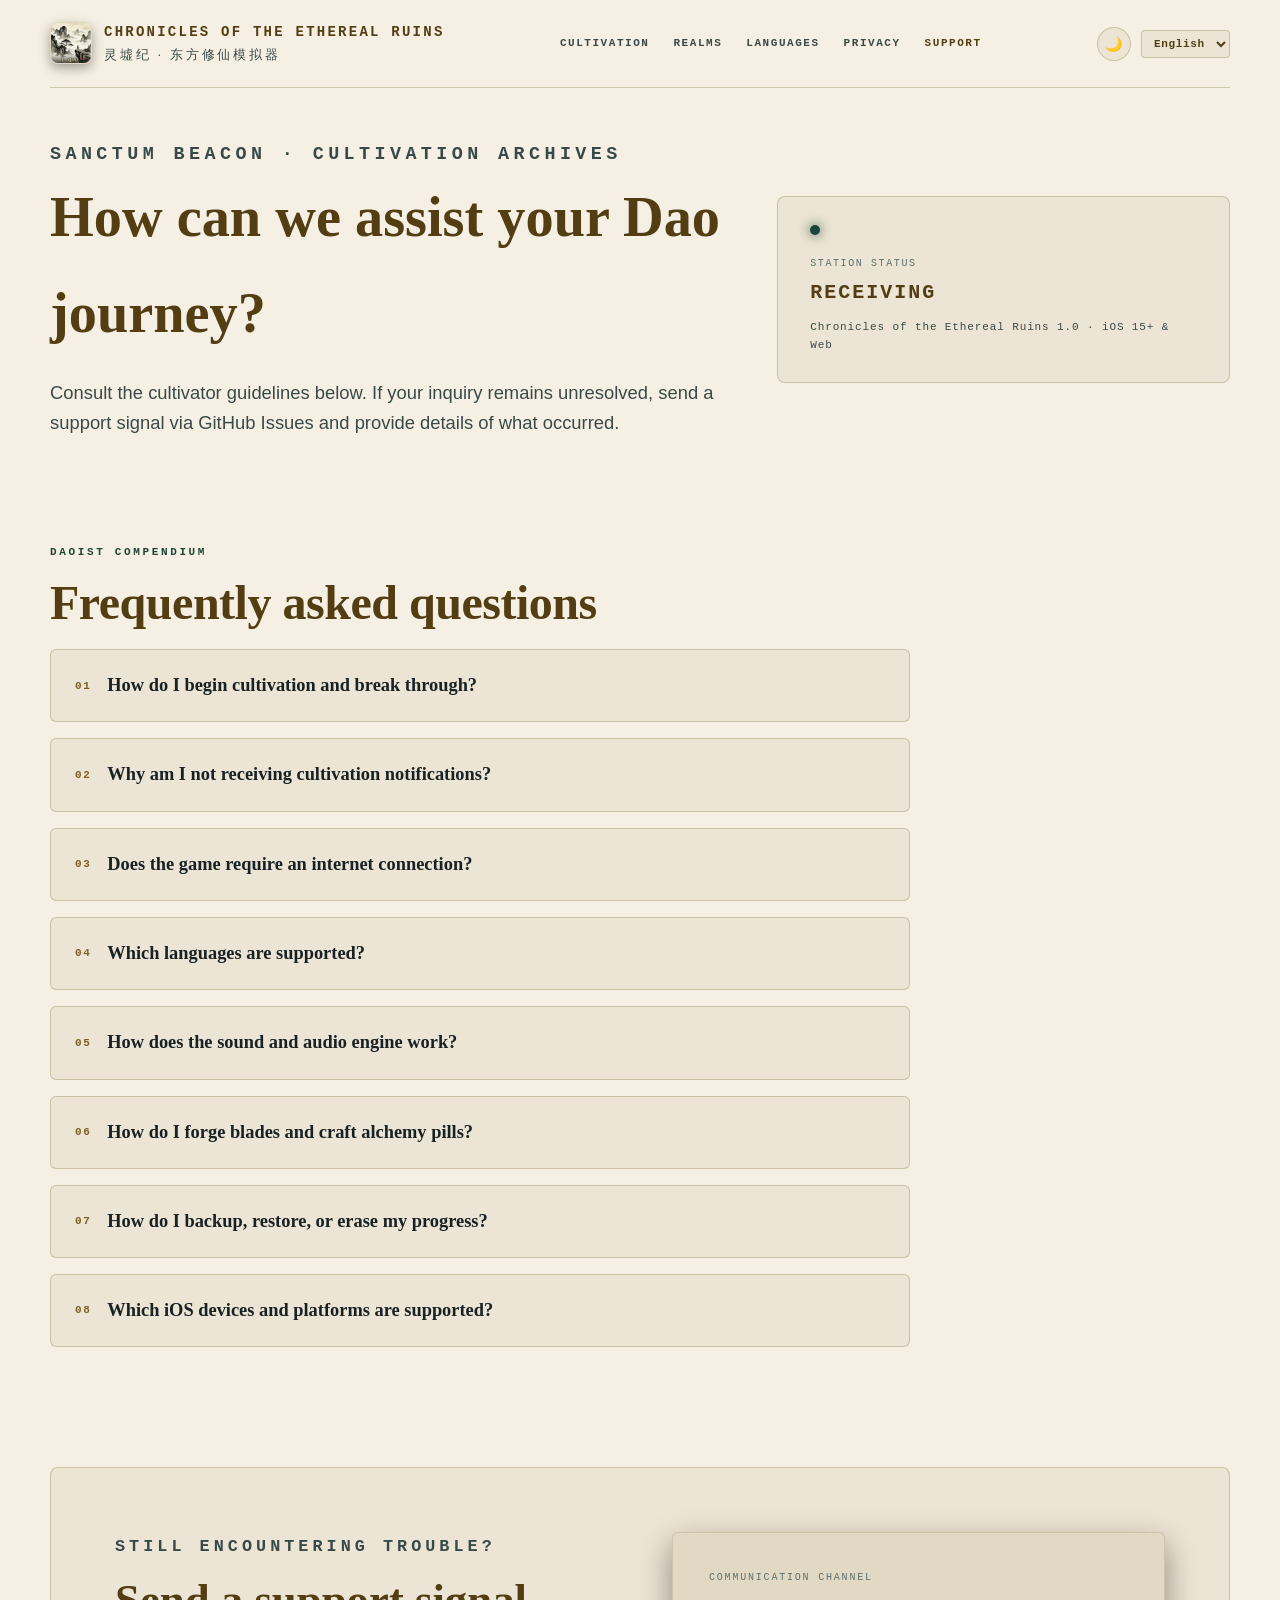
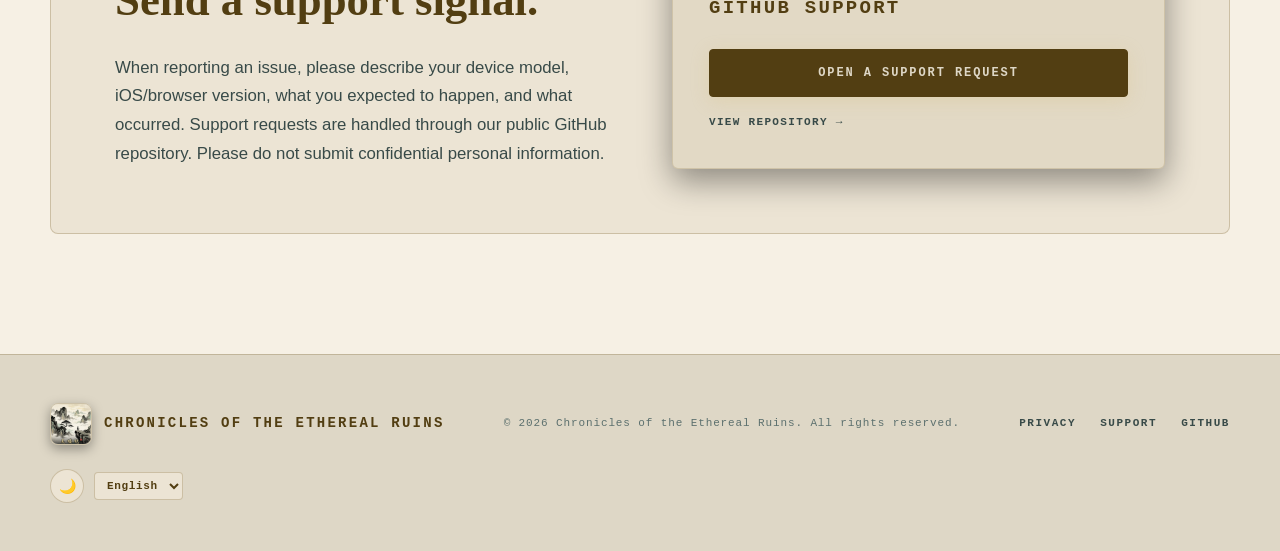
<file: support/index.html>
<!doctype html>
<html lang="en">
<head>
  <meta charset="utf-8">
  <meta name="viewport" content="width=device-width, initial-scale=1">
  <meta name="theme-color" content="#07191d">
  <meta name="description" content="Help, frequently asked questions, and support contact for Chronicles of the Ethereal Ruins (灵墟纪).">
  <title>Support — Chronicles of the Ethereal Ruins</title>
  <link rel="icon" href="../assets/favicon.png" type="image/png">
  <link rel="apple-touch-icon" href="../assets/apple-touch-icon.png">
  <link rel="stylesheet" href="../assets/styles.css">
  <script>(function(){const t=localStorage.getItem('xianxia_theme')||(window.matchMedia('(prefers-color-scheme: light)').matches?'light':'dark');document.documentElement.setAttribute('data-theme',t);})();</script>
</head>
<body class="support-page">
  <a class="skip-link" href="#main">Skip to content</a>

  <header class="site-header">
    <a class="brand" href="../" aria-label="Chronicles of the Ethereal Ruins Home">
      <img class="brand-icon" src="../assets/icon-1024.png" alt="" width="42" height="42">
      <div class="brand-text">
        <span class="brand-en" data-i18n="brand.en">Chronicles of the Ethereal Ruins</span>
        <span class="brand-zh" data-i18n="brand.zh">灵墟纪 · 东方修仙模拟器</span>
      </div>
    </a>
    <nav aria-label="Primary navigation">
      <a href="../#cultivation" data-i18n="nav.cultivation">Cultivation</a>
      <a href="../#realms" data-i18n="nav.realms">Realms</a>
      <a href="../#languages" data-i18n="nav.languages">Languages</a>
      <a href="../privacy/" data-i18n="nav.privacy">Privacy</a>
      <a href="./" aria-current="page" data-i18n="nav.support">Support</a>
    </nav>
    <div class="site-controls">
      <button class="theme-toggle" aria-label="Toggle light/dark mode" title="Toggle light/dark mode">
        <span class="theme-icon" aria-hidden="true">☀️</span>
      </button>
      <select class="lang-select" aria-label="Select language">
        <option value="en">English</option>
        <option value="zh-CN">简体中文</option>
        <option value="zh-TW">繁體中文</option>
        <option value="ja">日本語</option>
        <option value="ko">한국어</option>
        <option value="es">Español</option>
      </select>
    </div>
  </header>

  <main id="main">
    <header class="support-hero">
      <div>
        <p class="eyebrow" data-i18n="support.heroEyebrow">SANCTUM BEACON · CULTIVATION ARCHIVES</p>
        <h1 data-i18n="support.heroH1">How can we assist your Dao journey?</h1>
        <p data-i18n="support.heroP">
          Consult the cultivator guidelines below. If your inquiry remains unresolved, send a support signal via GitHub Issues and provide details of what occurred.
        </p>
      </div>
      <div class="signal-card">
        <span class="signal-pulse" aria-hidden="true"></span>
        <small data-i18n="support.statusLabel">STATION STATUS</small>
        <strong data-i18n="support.statusVal">RECEIVING</strong>
        <p data-i18n="support.statusDesc">Chronicles of the Ethereal Ruins 1.0 · iOS 15+ &amp; Web</p>
      </div>
    </header>

    <section class="support-content">
      <div class="section-heading">
        <p class="eyebrow eyebrow-jade" data-i18n="support.compendiumEyebrow">DAOIST COMPENDIUM</p>
        <h2 data-i18n="support.compendiumH2">Frequently asked questions</h2>
      </div>

      <div class="faq-list">
        <details>
          <summary>
            <span class="faq-number">01</span>
            <span data-i18n="faq.q1">How do I begin cultivation and break through?</span>
          </summary>
          <div class="answer">
            <p data-i18n="faq.a1">
              When you first awaken in your mountain sanctum, select Meditate (入定修炼) to begin gathering spiritual Qi. Cultivation progresses in real time, even while the game is closed. Once your Qi reservoir reaches the required threshold, return to your sanctum and choose Break Through (尝试破境). Weathering the heavenly tribulation advances your realm and unlocks new mystic techniques and regions.
            </p>
          </div>
        </details>

        <details>
          <summary>
            <span class="faq-number">02</span>
            <span data-i18n="faq.q2">Why am I not receiving cultivation notifications?</span>
          </summary>
          <div class="answer">
            <p data-i18n="faq.a2">
              Chronicles of the Ethereal Ruins schedules notifications strictly on your local device. In iOS Settings, choose 灵墟纪 (Chronicles of the Ethereal Ruins), select Notifications, and ensure Allow Notifications is enabled. Inside the game, open the Settings sheet (gear icon) and verify Completion Alerts are enabled.
            </p>
          </div>
        </details>

        <details>
          <summary>
            <span class="faq-number">03</span>
            <span data-i18n="faq.q3">Does the game require an internet connection?</span>
          </summary>
          <div class="answer">
            <p data-i18n="faq.a3">
              No. Chronicles of the Ethereal Ruins is an offline-first experience. All simulation algorithms, story branches, artisan recipes, 3D relic visualizers, and procedural audio run entirely locally on your device. You can cultivate atop real mountain summits or in airplane mode without any loss of functionality.
            </p>
          </div>
        </details>

        <details>
          <summary>
            <span class="faq-number">04</span>
            <span data-i18n="faq.q4">Which languages are supported?</span>
          </summary>
          <div class="answer">
            <p data-i18n="faq.a4">
              The game provides verified localization across 6 major languages: English, Simplified Chinese (简体中文), Traditional Chinese (繁體中文), Japanese (日本語), Korean (한국어), and Spanish (Español). You can switch your preferred language at any time in the in-game Settings sheet.
            </p>
          </div>
        </details>

        <details>
          <summary>
            <span class="faq-number">05</span>
            <span data-i18n="faq.q5">How does the sound and audio engine work?</span>
          </summary>
          <div class="answer">
            <p data-i18n="faq.a5">
              The game features a procedural Web Audio acoustic synthesizer reproducing ancient Guqin string plucks, bronze bells, sword strikes, and ambient rainfall without requiring large audio downloads. It respects your device's hardware Silent Mode switch.
            </p>
          </div>
        </details>

        <details>
          <summary>
            <span class="faq-number">06</span>
            <span data-i18n="faq.q6">How do I forge blades and craft alchemy pills?</span>
          </summary>
          <div class="answer">
            <p data-i18n="faq.a6">
              After reaching Qi Refinement Stage 4, you can visit the Sect tab. The Alchemy Chamber allows you to combine spiritual herbs into restorative pills, and the Sword Terrace enables refining ore into personalized flying swords and talisman treasures.
            </p>
          </div>
        </details>

        <details>
          <summary>
            <span class="faq-number">07</span>
            <span data-i18n="faq.q7">How do I backup, restore, or erase my progress?</span>
          </summary>
          <div class="answer">
            <p data-i18n="faq.a7">
              Save data is kept in your device's private sandboxed storage and is included in standard iOS device backups. To start fresh, open the in-game Settings sheet and choose Reincarnate / Reset Save. Deleting the app also wipes local save data.
            </p>
          </div>
        </details>

        <details>
          <summary>
            <span class="faq-number">08</span>
            <span data-i18n="faq.q8">Which iOS devices and platforms are supported?</span>
          </summary>
          <div class="answer">
            <p data-i18n="faq.a8">
              The native iOS application supports all iPhone models running iOS 15 or later. The Web edition is fully compatible with modern versions of Safari, Chrome, Firefox, and Edge.
            </p>
          </div>
        </details>
      </div>
    </section>

    <section class="contact-section">
      <div>
        <p class="eyebrow" data-i18n="support.contactEyebrow">STILL ENCOUNTERING TROUBLE?</p>
        <h2 data-i18n="support.contactH2">Send a support signal.</h2>
        <p data-i18n="support.contactP">
          When reporting an issue, please describe your device model, iOS/browser version, what you expected to happen, and what occurred. Support requests are handled through our public GitHub repository. Please do not submit confidential personal information.
        </p>
      </div>
      <div class="contact-panel">
        <small data-i18n="support.contactChannel">COMMUNICATION CHANNEL</small>
        <strong data-i18n="support.contactTitle">GITHUB SUPPORT</strong>
        <a class="button button-primary" href="https://github.com/liuyang1520/chronicles-of-the-ethereal-ruins-site/issues/new" target="_blank" rel="noopener noreferrer" data-i18n="support.openBtn">OPEN A SUPPORT REQUEST</a>
        <a class="text-link light-link" href="https://github.com/liuyang1520/chronicles-of-the-ethereal-ruins-site" target="_blank" rel="noopener noreferrer" data-i18n="support.repoBtn">VIEW REPOSITORY →</a>
      </div>
    </section>
  </main>

  <footer class="site-footer">
    <div class="footer-inner">
      <a class="brand footer-brand" href="../">
        <img class="brand-icon" src="../assets/icon-1024.png" alt="" width="32" height="32">
        <span class="brand-en" data-i18n="brand.en">Chronicles of the Ethereal Ruins</span>
      </a>
      <p data-i18n="footer.rights">© 2026 Chronicles of the Ethereal Ruins. All rights reserved.</p>
      <nav aria-label="Footer navigation">
        <a href="../privacy/" data-i18n="nav.privacy">Privacy</a>
        <a href="./" aria-current="page" data-i18n="nav.support">Support</a>
        <a href="https://github.com/liuyang1520/chronicles-of-the-ethereal-ruins-site" data-i18n="nav.github">Repository</a>
      </nav>
      <div class="site-controls">
        <button class="theme-toggle" aria-label="Toggle light/dark mode" title="Toggle light/dark mode">
          <span class="theme-icon" aria-hidden="true">☀️</span>
        </button>
        <select class="lang-select" aria-label="Select language">
          <option value="en">English</option>
          <option value="zh-CN">简体中文</option>
          <option value="zh-TW">繁體中文</option>
          <option value="ja">日本語</option>
          <option value="ko">한국어</option>
          <option value="es">Español</option>
        </select>
      </div>
    </div>
  </footer>

  <script src="../assets/site.js"></script>
</body>
</html>
</file>
<file: assets/styles.css>
:root {
  --void-deep: #030a0d;
  --void-night: #07191d;
  --void-surface: #0c2328;
  --void-card: #112d34;
  --void-card-hover: #163840;
  --void-border: rgba(214, 189, 123, 0.22);
  --void-border-bright: rgba(214, 189, 123, 0.45);

  --gold: #d6bd7b;
  --gold-bright: #f0dfa8;
  --gold-dim: #99834b;
  --gold-glow: rgba(214, 189, 123, 0.22);

  --jade: #5ba892;
  --jade-bright: #7ed1be;
  --jade-dim: #2d564c;
  --jade-glow: rgba(91, 168, 146, 0.25);

  --cinnabar: #c44738;
  --cinnabar-bright: #e05e4e;

  --parchment: #ece3cf;
  --parchment-subtle: #f5eedf;
  --parchment-border: #cfbe9b;
  --ink-black: #141f21;
  --ink-faint: #596b69;

  --text-main: #ece6d8;
  --text-dim: #9fb3ab;
  --text-faint: #6c827b;

  --max-width: 1180px;
  --font-mono: ui-monospace, "SFMono-Regular", "SF Mono", Menlo, Consolas, monospace;
  --font-sans: -apple-system, BlinkMacSystemFont, "Segoe UI", Roboto, "PingFang SC", "Hiragino Sans GB", "Microsoft YaHei", sans-serif;
  --font-serif: "Noto Serif SC", "Songti SC", "STSong", "Source Han Serif SC", SimSun, Georgia, serif;
}

[data-theme="light"] {
  --void-deep: #ded7c6;
  --void-night: #f6f0e4;
  --void-surface: #ece4d4;
  --void-card: #e2d9c5;
  --void-card-hover: #d7cdb7;
  --void-border: rgba(120, 95, 42, 0.28);
  --void-border-bright: rgba(120, 95, 42, 0.55);

  --gold: #7d6124;
  --gold-bright: #523e12;
  --gold-dim: #38290a;
  --gold-glow: rgba(125, 97, 36, 0.18);

  --jade: #276152;
  --jade-bright: #1b453a;
  --jade-dim: #112d26;
  --jade-glow: rgba(39, 97, 82, 0.2);

  --cinnabar: #b83626;
  --cinnabar-bright: #942517;

  --parchment: #fdfaf4;
  --parchment-subtle: #ffffff;
  --parchment-border: #d4c8b0;
  --ink-black: #161e20;
  --ink-faint: #475755;

  --text-main: #182224;
  --text-dim: #384a48;
  --text-faint: #5c706e;
}

[data-theme="light"] .hero {
  background:
    radial-gradient(circle at 50% 25%, rgba(91, 168, 146, 0.18) 0%, transparent 60%),
    linear-gradient(180deg, #dfd7c5 0%, #f6f0e4 45%, #ece3d2 80%, #dfd6c2 100%);
}

[data-theme="light"] .hero-copy h1 span {
  background: linear-gradient(135deg, #7d6124 0%, #523e12 100%);
  -webkit-background-clip: text;
  -webkit-text-fill-color: transparent;
}

[data-theme="light"] .languages-section {
  background: #ede5d5;
}

[data-theme="light"] .document-hero {
  background: linear-gradient(180deg, #ded7c6 0%, #f6f0e4 100%);
}

[data-theme="light"] .site-footer {
  background: #ded7c6;
}

[data-theme="light"] .button-secondary {
  background: rgba(236, 228, 212, 0.85);
  color: var(--text-main);
}

* {
  box-sizing: border-box;
}

html {
  scroll-behavior: smooth;
}

body {
  margin: 0;
  color: var(--text-main);
  background: var(--void-night);
  font-family: var(--font-sans);
  font-size: 16px;
  line-height: 1.7;
  -webkit-font-smoothing: antialiased;
}

img {
  display: block;
  max-width: 100%;
}

a {
  color: inherit;
  text-decoration: none;
}

button,
a,
summary {
  -webkit-tap-highlight-color: transparent;
}

:focus-visible {
  outline: 2px solid var(--gold);
  outline-offset: 4px;
}

/* Accessibility Skip Link */
.skip-link {
  position: fixed;
  z-index: 100;
  top: 12px;
  left: 12px;
  padding: 8px 16px;
  color: var(--void-deep);
  background: var(--gold-bright);
  font-family: var(--font-mono);
  font-size: 12px;
  font-weight: 700;
  text-transform: uppercase;
  letter-spacing: 0.1em;
  transform: translateY(-180%);
  transition: transform 0.2s ease;
}

.skip-link:focus {
  transform: translateY(0);
}

/* Header & Navigation */
.site-header {
  position: absolute;
  z-index: 30;
  top: 0;
  left: 50%;
  display: flex;
  width: min(calc(100% - 48px), var(--max-width));
  min-height: 88px;
  align-items: center;
  justify-content: space-between;
  border-bottom: 1px solid var(--void-border);
  transform: translateX(-50%);
}

.brand {
  display: inline-flex;
  align-items: center;
  gap: 12px;
  color: var(--text-main);
  text-decoration: none;
}

.brand-icon {
  width: 42px;
  height: 42px;
  border-radius: 8px;
  border: 1px solid var(--gold-glow);
  box-shadow: 0 4px 12px rgba(0, 0, 0, 0.35);
}

.brand-text {
  display: flex;
  flex-direction: column;
}

.brand-en {
  font-family: var(--font-mono);
  font-size: 14px;
  font-weight: 700;
  letter-spacing: 0.16em;
  text-transform: uppercase;
  color: var(--gold-bright);
}

.brand-zh {
  font-family: var(--font-serif);
  font-size: 13px;
  color: var(--text-dim);
  letter-spacing: 0.22em;
}

.site-header nav,
.site-footer nav {
  display: flex;
  align-items: center;
  gap: 24px;
}

.site-controls {
  display: flex;
  align-items: center;
  gap: 10px;
}

.theme-toggle {
  display: inline-flex;
  align-items: center;
  justify-content: center;
  width: 34px;
  height: 34px;
  border-radius: 50%;
  background: var(--void-surface);
  border: 1px solid var(--void-border);
  color: var(--gold-bright);
  font-size: 14px;
  cursor: pointer;
  transition: all 0.2s ease;
  user-select: none;
  padding: 0;
}

.theme-toggle:hover {
  background: var(--void-card);
  border-color: var(--gold);
  transform: rotate(18deg) scale(1.05);
}

.lang-select {
  padding: 6px 8px;
  font-family: var(--font-mono);
  font-size: 11px;
  font-weight: 700;
  letter-spacing: 0.06em;
  color: var(--gold-bright);
  background: var(--void-surface);
  border: 1px solid var(--void-border);
  border-radius: 4px;
  cursor: pointer;
  outline: none;
  transition: all 0.2s ease;
}

.lang-select:hover,
.lang-select:focus {
  border-color: var(--gold);
  background: var(--void-card);
}

.lang-select option {
  background: var(--void-night);
  color: var(--text-main);
}

.site-header nav a,
.site-footer nav a {
  color: var(--text-dim);
  font-family: var(--font-mono);
  font-size: 11px;
  font-weight: 700;
  letter-spacing: 0.14em;
  text-decoration: none;
  text-transform: uppercase;
  transition: color 0.15s ease;
}

.site-header nav a:hover,
.site-header nav a[aria-current="page"],
.site-footer nav a:hover {
  color: var(--gold-bright);
}

/* Eyebrows, Headings, Text Links */
.eyebrow {
  margin: 0 0 12px;
  color: var(--gold);
  font-family: var(--font-mono);
  font-size: 11px;
  font-weight: 700;
  letter-spacing: 0.24em;
  text-transform: uppercase;
}

.eyebrow-jade {
  color: var(--jade-bright);
}

.ink-heading h2,
.section-heading h2 {
  font-family: var(--font-serif);
  font-size: clamp(2rem, 4vw, 3rem);
  font-weight: 700;
  line-height: 1.25;
  margin: 0 0 16px;
  color: var(--gold-bright);
  letter-spacing: -0.01em;
}

.text-link {
  display: inline-flex;
  align-items: center;
  gap: 6px;
  color: var(--gold-bright);
  font-family: var(--font-mono);
  font-size: 12px;
  font-weight: 700;
  letter-spacing: 0.12em;
  text-transform: uppercase;
  transition: gap 0.2s ease;
}

.text-link:hover {
  gap: 10px;
}

/* Buttons */
.button {
  display: inline-flex;
  align-items: center;
  justify-content: center;
  gap: 8px;
  padding: 13px 24px;
  font-family: var(--font-mono);
  font-size: 12px;
  font-weight: 700;
  letter-spacing: 0.16em;
  text-transform: uppercase;
  text-decoration: none;
  border-radius: 4px;
  transition: all 0.2s ease;
  cursor: pointer;
}

.button-primary {
  color: var(--void-deep);
  background: var(--gold-bright);
  border: 1px solid var(--gold-bright);
  box-shadow: 0 4px 18px rgba(214, 189, 123, 0.28);
}

.button-primary:hover {
  background: #fff0bd;
  box-shadow: 0 6px 24px rgba(214, 189, 123, 0.45);
  transform: translateY(-1px);
}

.button-secondary {
  color: var(--text-main);
  background: rgba(14, 38, 44, 0.7);
  border: 1px solid var(--void-border);
  backdrop-filter: blur(8px);
}

.button-secondary:hover {
  background: var(--void-card);
  border-color: var(--gold);
  color: var(--gold-bright);
  transform: translateY(-1px);
}

/* Hero Section */
.hero {
  position: relative;
  min-height: 820px;
  padding: 140px 0 80px;
  overflow: hidden;
  background:
    radial-gradient(circle at 50% 25%, rgba(91, 168, 146, 0.12) 0%, transparent 60%),
    linear-gradient(180deg, var(--void-deep) 0%, var(--void-night) 45%, #081d22 80%, #0c252b 100%);
}

.hero-motes {
  position: absolute;
  inset: 0;
  pointer-events: none;
  background-image:
    radial-gradient(1.5px 1.5px at 15% 20%, rgba(214, 189, 123, 0.5), transparent),
    radial-gradient(2px 2px at 45% 15%, rgba(126, 209, 190, 0.6), transparent),
    radial-gradient(1.5px 1.5px at 75% 30%, rgba(214, 189, 123, 0.4), transparent),
    radial-gradient(2px 2px at 85% 65%, rgba(126, 209, 190, 0.5), transparent),
    radial-gradient(1.5px 1.5px at 25% 75%, rgba(214, 189, 123, 0.4), transparent);
  opacity: 0.85;
}

.hero-inner {
  position: relative;
  z-index: 10;
  display: grid;
  grid-template-columns: 1.15fr 0.85fr;
  align-items: center;
  gap: 56px;
  width: min(calc(100% - 48px), var(--max-width));
  margin: 0 auto;
}

.hero-copy h1 {
  font-family: var(--font-serif);
  font-size: clamp(2.6rem, 5.2vw, 4.4rem);
  font-weight: 700;
  line-height: 1.12;
  margin: 0 0 24px;
  color: var(--text-main);
  letter-spacing: -0.015em;
}

.hero-copy h1 span {
  color: var(--gold-bright);
  background: linear-gradient(135deg, #fff3c9 0%, #d6bd7b 70%, #9e8348 100%);
  -webkit-background-clip: text;
  -webkit-text-fill-color: transparent;
}

.hero-copy .lede {
  color: var(--text-dim);
  font-size: clamp(1.05rem, 1.35vw, 1.25rem);
  line-height: 1.68;
  max-width: 580px;
  margin: 0 0 36px;
}

.hero-actions {
  display: flex;
  flex-wrap: wrap;
  gap: 16px;
}

/* App Instrument / Mockup Card */
.app-instrument {
  position: relative;
  margin: 0;
  padding: 16px;
  background: var(--void-surface);
  border: 1px solid var(--void-border);
  border-radius: 12px;
  box-shadow: 0 24px 60px rgba(0, 0, 0, 0.55), 0 0 30px rgba(91, 168, 146, 0.08);
}

.instrument-label {
  display: flex;
  align-items: center;
  justify-content: space-between;
  padding: 8px 12px 12px;
  font-family: var(--font-mono);
  font-size: 10px;
  letter-spacing: 0.14em;
  color: var(--text-faint);
  border-bottom: 1px solid rgba(214, 189, 123, 0.15);
}

.instrument-label strong {
  color: var(--gold-bright);
}

.instrument-image-wrap {
  position: relative;
  margin: 12px 0;
  border-radius: 6px;
  overflow: hidden;
  border: 1px solid rgba(214, 189, 123, 0.18);
  aspect-ratio: 16 / 10;
  background: #000;
}

.instrument-image-wrap img {
  width: 100%;
  height: 100%;
  object-fit: cover;
}

.instrument-badge {
  position: absolute;
  top: 12px;
  right: 12px;
  padding: 4px 10px;
  background: rgba(7, 25, 29, 0.85);
  border: 1px solid var(--gold);
  border-radius: 3px;
  font-family: var(--font-mono);
  font-size: 10px;
  font-weight: 700;
  letter-spacing: 0.12em;
  color: var(--gold-bright);
  backdrop-filter: blur(4px);
}

.app-instrument figcaption {
  display: flex;
  justify-content: space-between;
  padding: 6px 12px 2px;
  font-family: var(--font-mono);
  font-size: 10px;
  letter-spacing: 0.12em;
  color: var(--text-dim);
}

.app-instrument figcaption small {
  display: block;
  font-size: 8px;
  color: var(--text-faint);
  margin-bottom: 2px;
}

/* Readout Strip */
.readout-strip {
  display: grid;
  grid-template-columns: repeat(auto-fit, minmax(200px, 1fr));
  gap: 1px;
  background: var(--void-border);
  border-top: 1px solid var(--void-border);
  border-bottom: 1px solid var(--void-border);
}

.readout-strip > div {
  display: flex;
  align-items: center;
  gap: 12px;
  padding: 18px 24px;
  background: var(--void-surface);
  font-family: var(--font-mono);
  font-size: 11px;
  letter-spacing: 0.12em;
}

.status-light {
  width: 8px;
  height: 8px;
  border-radius: 50%;
  background: var(--jade-bright);
  box-shadow: 0 0 10px var(--jade-glow);
  flex-shrink: 0;
}

.readout-strip small {
  display: block;
  font-size: 9px;
  color: var(--text-faint);
}

.readout-strip strong {
  color: var(--gold-bright);
}

/* Sections Common */
.section {
  padding: 100px 0;
}

.section-inner {
  width: min(calc(100% - 48px), var(--max-width));
  margin: 0 auto;
}

/* Parchment / Ink Section */
.parchment-section {
  background: var(--parchment);
  color: var(--ink-black);
}

.ink-heading {
  max-width: 720px;
  margin: 0 auto 64px;
  text-align: center;
}

.ink-heading .eyebrow {
  color: var(--cinnabar);
}

.ink-heading h2 {
  color: var(--ink-black);
}

.ink-heading p {
  color: var(--ink-faint);
  font-size: 1.12rem;
  line-height: 1.7;
}

.feature-grid {
  display: grid;
  grid-template-columns: repeat(auto-fit, minmax(320px, 1fr));
  gap: 28px;
  width: min(calc(100% - 48px), var(--max-width));
  margin: 0 auto;
}

.chart-card {
  position: relative;
  padding: 36px 32px;
  background: var(--parchment-subtle);
  border: 1px solid var(--parchment-border);
  border-radius: 4px;
  box-shadow: 0 4px 16px rgba(40, 32, 20, 0.06);
  display: flex;
  flex-direction: column;
}

.card-number {
  font-family: var(--font-mono);
  font-size: 11px;
  font-weight: 700;
  letter-spacing: 0.16em;
  color: var(--cinnabar);
  margin-bottom: 20px;
}

.card-icon {
  width: 56px;
  height: 56px;
  margin-bottom: 20px;
  stroke: var(--ink-black);
  fill: none;
}

.card-image {
  width: 100%;
  height: 180px;
  object-fit: cover;
  border-radius: 4px;
  margin-bottom: 22px;
  border: 1px solid var(--parchment-border);
}

.chart-card h3 {
  font-family: var(--font-serif);
  font-size: 1.45rem;
  font-weight: 700;
  margin: 0 0 12px;
  color: var(--ink-black);
}

.chart-card p {
  color: var(--ink-faint);
  font-size: 0.98rem;
  line-height: 1.65;
  margin: 0;
}

/* Split Layout / Systems Section */
.night-section {
  background: var(--void-night);
  border-top: 1px solid var(--void-border);
  border-bottom: 1px solid var(--void-border);
}

.split-layout {
  display: grid;
  grid-template-columns: 1fr 1fr;
  align-items: center;
  gap: 64px;
  width: min(calc(100% - 48px), var(--max-width));
  margin: 0 auto;
}

.panel-copy h2 {
  font-family: var(--font-serif);
  font-size: clamp(2rem, 3.8vw, 2.8rem);
  font-weight: 700;
  margin: 0 0 20px;
  color: var(--gold-bright);
}

.panel-copy p {
  color: var(--text-dim);
  font-size: 1.05rem;
  line-height: 1.7;
  margin: 0 0 20px;
}

.instrument-panel {
  background: var(--void-surface);
  border: 1px solid var(--void-border);
  border-radius: 8px;
  overflow: hidden;
  box-shadow: 0 16px 40px rgba(0, 0, 0, 0.4);
}

.panel-title {
  display: flex;
  justify-content: space-between;
  padding: 14px 20px;
  background: var(--void-card);
  border-bottom: 1px solid var(--void-border);
  font-family: var(--font-mono);
  font-size: 10px;
  font-weight: 700;
  letter-spacing: 0.16em;
  color: var(--gold);
}

.panel-row {
  display: flex;
  align-items: center;
  gap: 16px;
  padding: 16px 20px;
  border-bottom: 1px solid rgba(214, 189, 123, 0.12);
  transition: background 0.15s ease;
}

.panel-row:last-child {
  border-bottom: none;
}

.panel-row:hover {
  background: var(--void-card);
}

.panel-index {
  display: flex;
  align-items: center;
  justify-content: center;
  width: 28px;
  height: 28px;
  border-radius: 4px;
  background: rgba(214, 189, 123, 0.12);
  border: 1px solid var(--void-border);
  color: var(--gold-bright);
  font-family: var(--font-mono);
  font-size: 11px;
  font-weight: 700;
}

.panel-row span:nth-child(2) {
  display: flex;
  flex-direction: column;
}

.panel-row strong {
  font-size: 14px;
  color: var(--text-main);
}

.panel-row small {
  font-family: var(--font-mono);
  font-size: 10px;
  letter-spacing: 0.1em;
  color: var(--text-faint);
}

/* Major 6 Languages Showcase Section */
.languages-section {
  background: #061518;
  padding: 90px 0;
}

.languages-grid {
  display: grid;
  grid-template-columns: repeat(auto-fit, minmax(320px, 1fr));
  gap: 20px;
  margin-top: 48px;
}

.language-card {
  padding: 24px 28px;
  background: var(--void-surface);
  border: 1px solid var(--void-border);
  border-radius: 6px;
  transition: all 0.2s ease;
}

.language-card:hover {
  border-color: var(--gold);
  transform: translateY(-2px);
}

.lang-header {
  display: flex;
  align-items: center;
  justify-content: space-between;
  margin-bottom: 12px;
}

.lang-code {
  font-family: var(--font-mono);
  font-size: 10px;
  font-weight: 700;
  letter-spacing: 0.14em;
  padding: 2px 8px;
  background: rgba(214, 189, 123, 0.15);
  border: 1px solid var(--void-border);
  border-radius: 3px;
  color: var(--gold-bright);
}

.lang-name {
  font-family: var(--font-mono);
  font-size: 11px;
  color: var(--text-faint);
  letter-spacing: 0.1em;
}

.lang-title {
  font-family: var(--font-serif);
  font-size: 1.35rem;
  font-weight: 700;
  color: var(--gold-bright);
  margin: 0 0 6px;
}

.lang-desc {
  font-size: 0.92rem;
  color: var(--text-dim);
  line-height: 1.55;
  margin: 0;
}

/* Privacy Callout */
.privacy-callout {
  display: grid;
  grid-template-columns: 1fr 1fr;
  align-items: center;
  gap: 56px;
  width: min(calc(100% - 48px), var(--max-width));
  margin: 0 auto;
  padding: 72px 48px;
  background: var(--void-surface);
  border: 1px solid var(--void-border);
  border-radius: 8px;
}

.privacy-callout h2 {
  font-family: var(--font-serif);
  font-size: clamp(1.8rem, 3.2vw, 2.5rem);
  font-weight: 700;
  margin: 0;
  color: var(--gold-bright);
}

.privacy-callout p {
  color: var(--text-dim);
  font-size: 1.05rem;
  line-height: 1.7;
  margin: 0 0 24px;
}

/* Final Call to Action */
.final-cta {
  padding: 120px 0;
  text-align: center;
}

.final-cta-inner {
  width: min(calc(100% - 48px), 720px);
  margin: 0 auto;
}

.celestial-mark {
  display: inline-flex;
  align-items: center;
  justify-content: center;
  width: 56px;
  height: 56px;
  margin-bottom: 24px;
  border-radius: 50%;
  border: 1px solid var(--gold);
  color: var(--gold-bright);
  box-shadow: 0 0 24px var(--gold-glow);
}

.final-cta h2 {
  font-family: var(--font-serif);
  font-size: clamp(2.2rem, 4.4vw, 3.4rem);
  font-weight: 700;
  margin: 0 0 16px;
  color: var(--gold-bright);
}

.final-cta p {
  color: var(--text-dim);
  font-size: 1.15rem;
  margin: 0 0 36px;
}

/* Footer */
.site-footer {
  border-top: 1px solid var(--void-border);
  padding: 48px 0;
  background: var(--void-deep);
}

.site-footer .footer-inner {
  display: flex;
  align-items: center;
  justify-content: space-between;
  width: min(calc(100% - 48px), var(--max-width));
  margin: 0 auto;
  flex-wrap: wrap;
  gap: 24px;
}

.site-footer p {
  font-family: var(--font-mono);
  font-size: 11px;
  color: var(--text-faint);
  letter-spacing: 0.08em;
  margin: 0;
}

/* =========================================================
   Document Page Styles (Privacy Policy & Legal Papers)
   ========================================================= */
.document-page {
  background: var(--void-night);
}

.document-hero {
  padding: 140px 0 60px;
  text-align: center;
  border-bottom: 1px solid var(--void-border);
  background: linear-gradient(180deg, var(--void-deep) 0%, var(--void-night) 100%);
}

.document-hero h1 {
  font-family: var(--font-serif);
  font-size: clamp(2.4rem, 4.8vw, 3.8rem);
  font-weight: 700;
  margin: 0 0 16px;
  color: var(--gold-bright);
}

.document-summary {
  max-width: 680px;
  margin: 0 auto 24px;
  color: var(--text-dim);
  font-size: 1.15rem;
  line-height: 1.65;
}

.effective-date {
  font-family: var(--font-mono);
  font-size: 11px;
  letter-spacing: 0.16em;
  color: var(--gold);
}

.effective-date span {
  color: var(--text-faint);
  margin-right: 8px;
}

.document-layout {
  display: grid;
  grid-template-columns: 240px 1fr;
  gap: 56px;
  width: min(calc(100% - 48px), var(--max-width));
  margin: 64px auto 120px;
  align-items: start;
}

.document-index {
  position: sticky;
  top: 40px;
  padding: 24px;
  background: var(--void-surface);
  border: 1px solid var(--void-border);
  border-radius: 6px;
}

.document-index p {
  font-family: var(--font-mono);
  font-size: 10px;
  font-weight: 700;
  letter-spacing: 0.18em;
  color: var(--gold);
  margin: 0 0 16px;
}

.document-index ol {
  margin: 0;
  padding-left: 18px;
  color: var(--text-faint);
  font-family: var(--font-mono);
  font-size: 11px;
  letter-spacing: 0.08em;
  line-height: 2.1;
}

.document-index a {
  color: var(--text-dim);
  transition: color 0.15s ease;
}

.document-index a:hover {
  color: var(--gold-bright);
}

.policy-paper {
  padding: 48px;
  background: var(--parchment);
  color: var(--ink-black);
  border-radius: 6px;
  box-shadow: 0 12px 36px rgba(0, 0, 0, 0.4);
}

.policy-paper section {
  margin-bottom: 48px;
  padding-bottom: 40px;
  border-bottom: 1px solid var(--parchment-border);
}

.policy-paper section:last-child {
  margin-bottom: 0;
  padding-bottom: 0;
  border-bottom: none;
}

.section-number {
  font-family: var(--font-mono);
  font-size: 11px;
  font-weight: 700;
  letter-spacing: 0.16em;
  color: var(--cinnabar);
  margin-bottom: 8px;
  display: block;
}

.policy-paper h2 {
  font-family: var(--font-serif);
  font-size: 1.6rem;
  font-weight: 700;
  margin: 0 0 16px;
  color: var(--ink-black);
}

.policy-paper p,
.policy-paper li {
  color: #2b393b;
  font-size: 1rem;
  line-height: 1.75;
}

.policy-paper ul {
  padding-left: 20px;
  margin: 12px 0 20px;
}

.plain-language {
  margin: 20px 0;
  padding: 16px 20px;
  background: rgba(196, 71, 56, 0.08);
  border-left: 3px solid var(--cinnabar);
  border-radius: 2px;
}

.plain-language strong {
  display: block;
  font-family: var(--font-mono);
  font-size: 10px;
  letter-spacing: 0.18em;
  color: var(--cinnabar);
  margin-bottom: 4px;
}

.plain-language p {
  margin: 0;
  font-weight: 600;
  color: var(--ink-black);
}

/* =========================================================
   Support Page Styles
   ========================================================= */
.support-hero {
  display: grid;
  grid-template-columns: 1.2fr 0.8fr;
  align-items: center;
  gap: 48px;
  width: min(calc(100% - 48px), var(--max-width));
  margin: 0 auto;
  padding: 140px 0 64px;
}

.support-hero h1 {
  font-family: var(--font-serif);
  font-size: clamp(2.4rem, 4.4vw, 3.6rem);
  font-weight: 700;
  margin: 0 0 16px;
  color: var(--gold-bright);
}

.support-hero p {
  color: var(--text-dim);
  font-size: 1.15rem;
  line-height: 1.65;
  margin: 0;
}

.signal-card {
  padding: 28px 32px;
  background: var(--void-surface);
  border: 1px solid var(--void-border);
  border-radius: 8px;
  position: relative;
}

.signal-pulse {
  display: inline-block;
  width: 10px;
  height: 10px;
  border-radius: 50%;
  background: var(--jade-bright);
  box-shadow: 0 0 12px var(--jade-bright);
  margin-bottom: 12px;
  animation: pulse 2.4s infinite;
}

@keyframes pulse {
  0% { transform: scale(0.95); opacity: 0.7; }
  50% { transform: scale(1.15); opacity: 1; }
  100% { transform: scale(0.95); opacity: 0.7; }
}

.signal-card small {
  display: block;
  font-family: var(--font-mono);
  font-size: 10px;
  letter-spacing: 0.16em;
  color: var(--text-faint);
  margin-bottom: 4px;
}

.signal-card strong {
  display: block;
  font-family: var(--font-mono);
  font-size: 20px;
  letter-spacing: 0.1em;
  color: var(--gold-bright);
  margin-bottom: 8px;
}

.signal-card p {
  font-family: var(--font-mono);
  font-size: 11px;
  letter-spacing: 0.08em;
  color: var(--text-dim);
}

.support-content {
  width: min(calc(100% - 48px), var(--max-width));
  margin: 0 auto;
  padding: 40px 0 80px;
}

.faq-list {
  display: flex;
  flex-direction: column;
  gap: 16px;
  max-width: 860px;
}

details {
  background: var(--void-surface);
  border: 1px solid var(--void-border);
  border-radius: 6px;
  transition: border-color 0.2s ease;
}

details[open] {
  border-color: var(--gold);
}

summary {
  display: flex;
  align-items: center;
  gap: 16px;
  padding: 20px 24px;
  cursor: pointer;
  list-style: none;
  user-select: none;
  font-family: var(--font-serif);
  font-size: 1.15rem;
  font-weight: 600;
  color: var(--text-main);
}

summary::-webkit-details-marker {
  display: none;
}

.faq-number {
  font-family: var(--font-mono);
  font-size: 11px;
  font-weight: 700;
  color: var(--gold);
  letter-spacing: 0.14em;
}

.answer {
  padding: 0 24px 24px 52px;
  color: var(--text-dim);
  font-family: var(--font-sans);
  font-size: 1rem;
  line-height: 1.7;
}

.answer p {
  margin: 0 0 12px;
}

.answer p:last-child {
  margin-bottom: 0;
}

/* Contact Section */
.contact-section {
  display: grid;
  grid-template-columns: 1fr 1fr;
  align-items: center;
  gap: 64px;
  width: min(calc(100% - 48px), var(--max-width));
  margin: 40px auto 120px;
  padding: 64px;
  background: var(--void-surface);
  border: 1px solid var(--void-border);
  border-radius: 8px;
}

.contact-section h2 {
  font-family: var(--font-serif);
  font-size: clamp(2rem, 3.6vw, 2.8rem);
  font-weight: 700;
  margin: 0 0 16px;
  color: var(--gold-bright);
}

.contact-section p {
  color: var(--text-dim);
  font-size: 1.05rem;
  line-height: 1.7;
  margin: 0;
}

.contact-panel {
  display: flex;
  flex-direction: column;
  align-items: flex-start;
  padding: 36px;
  background: var(--void-card);
  border: 1px solid var(--gold-glow);
  border-radius: 6px;
  box-shadow: 0 12px 32px rgba(0, 0, 0, 0.4);
}

.contact-panel small {
  font-family: var(--font-mono);
  font-size: 10px;
  letter-spacing: 0.18em;
  color: var(--text-faint);
  margin-bottom: 6px;
}

.contact-panel strong {
  font-family: var(--font-mono);
  font-size: 19px;
  letter-spacing: 0.12em;
  color: var(--gold-bright);
  margin-bottom: 24px;
}

.contact-panel .button {
  width: 100%;
  margin-bottom: 16px;
}

.light-link {
  font-family: var(--font-mono);
  font-size: 11px;
  letter-spacing: 0.12em;
  color: var(--text-dim);
}

/* Responsive Breakpoints */
@media (max-width: 900px) {
  .hero-inner,
  .split-layout,
  .privacy-callout,
  .support-hero,
  .contact-section {
    grid-template-columns: 1fr;
    gap: 40px;
  }

  .document-layout {
    grid-template-columns: 1fr;
  }

  .document-index {
    position: static;
  }

  .site-header nav,
  .site-footer nav {
    gap: 18px;
  }
}

@media (max-width: 600px) {
  .hero {
    padding-top: 120px;
  }

  .readout-strip {
    grid-template-columns: 1fr;
  }

  .privacy-callout,
  .contact-section {
    padding: 36px 24px;
  }

  .policy-paper {
    padding: 28px 20px;
  }

  .brand-zh {
    display: none;
  }
}
</file>
